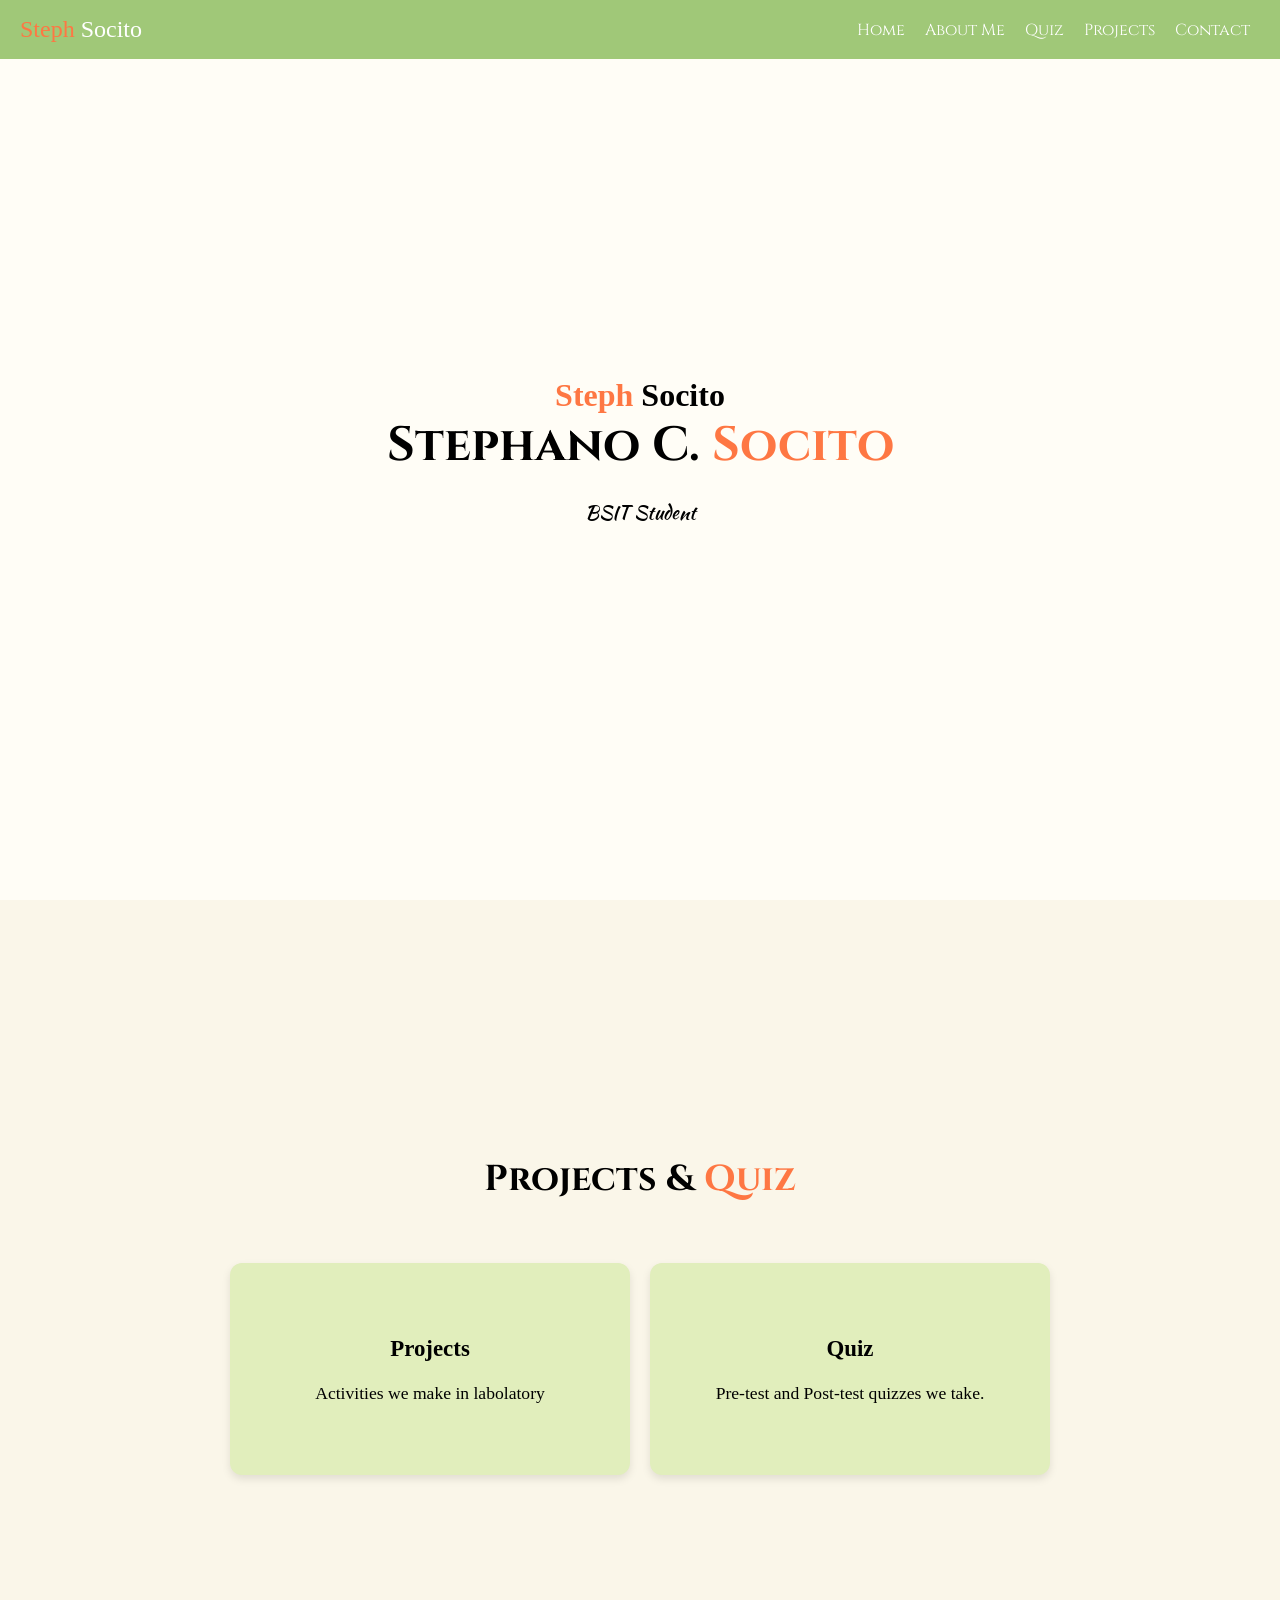
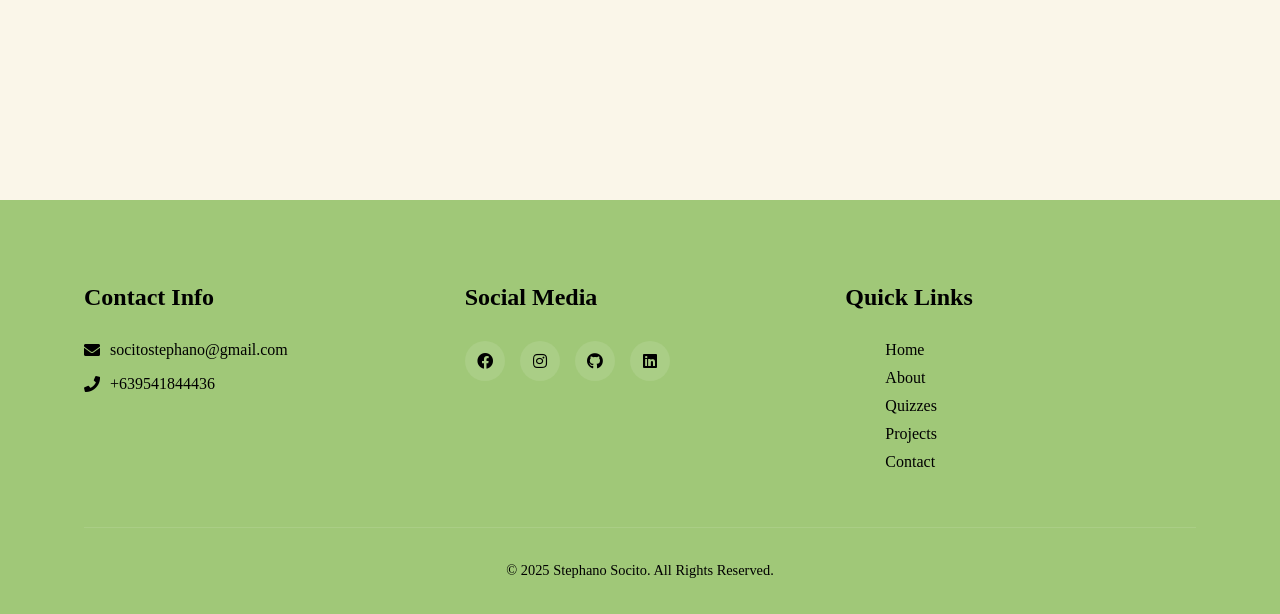
<file: index.html>
<!DOCTYPE html>
<html lang="en">
<head>
    <meta charset="UTF-8">
    <meta name="viewport" content="width=device-width, initial-scale=1.0">
    <title>Portfolio</title>
    <link rel="stylesheet" href="https://cdnjs.cloudflare.com/ajax/libs/font-awesome/5.15.4/css/all.min.css">
    <link rel="stylesheet" href="style.css">
    <link rel="preconnect" href="https://fonts.googleapis.com">
    <link rel="preconnect" href="https://fonts.gstatic.com" crossorigin>
    <link href="https://fonts.googleapis.com/css2?family=Caveat:wght@400..700&family=Cinzel:wght@400..900&family=Kaushan+Script&family=Pacifico&family=Style+Script&family=Yellowtail&display=swap" rel="stylesheet">

</head>
<body>
<!-- navbar-->
    <div class="navbar">
        <div class="logo"><span class="name-color"> Steph</span> Socito</div>
        <nav>
            <a href="#home">Home</a>
            <a href="about.html">About Me</a> 
            <a href="#act-quiz">Quiz</a>
            <a href="#act-quiz">Projects</a>
            <a href="contact.html">Contact</a>
        </nav>
        <div class="hamburger" onclick="toggleNav()">
            <div class="line"></div>
            <div class="line"></div>
            <div class="line"></div>
        </div>
    </div>

<!-- Main -->
 <div class="container" id="home">
        <div class="hero">
            <div class="hero-content">
                <h1 class="signature"><span class="name-color"> Steph</span> Socito</h1>
                <h2 class="name">Stephano C. <span class="name-color">Socito</span></h2>
                <p class="title">BSIT Student</p>
            </div>
        </div>
    </div> 

        <!-- quiz page-->
        <div class="act-quiz-container" id="act-quiz">
            <div class="act-quiz-title">
                <h2>Projects & <span class="name-color"> Quiz </span></h2>
            </div>
            <div class="act-quiz-boxes">
                <a href="project.html" class="act-box">
                    <h3>Projects</h3>
                    <p>Activities we make in labolatory</p>
                </a>
                <a href="quiz.html" class="quiz-box">
                    <h3>Quiz</h3>
                    <p>Pre-test and Post-test quizzes we take.</p>
                </a>
            </div>
        </div>

    <!-- Footer -->
    <footer class="footer">
        <div class="footer-container">
            <div class="footer-content">
                <div class="footer-section">
                    <h3>Contact Info</h3>
                    <p><i class="fas fa-envelope"></i> socitostephano@gmail.com</p>
                    <p><i class="fas fa-phone"></i> +639541844436</p>
                </div>
                <div class="footer-section">
                    <h3>Social Media</h3>
                    <div class="social-links">
                        <a href="https://www.facebook.com/teptep.socito"><i class="fab fa-facebook"></i></a>
                        <a href="https://www.instagram.com/tsubukiii/"><i class="fab fa-instagram"></i></a>
                        <a href="https://github.com/Steph1616"><i class="fab fa-github"></i></a>
                        <a href="https://www.linkedin.com/in/stephano-socito-a0b104363/"> <i class="fab fa-linkedin"> </i></a>   
                    </div>
                </div>
                <div class="footer-section">
                    <h3>Quick Links</h3>
                    <ul>
                        <li><a href="#home">Home</a></li>
                        <li><a href="about.html">About</a></li>
                        <li><a href="#act-quiz">Quizzes</a></li>
                        <li><a href="#act-quiz">Projects</a></li>
                        <li><a href="contact.html">Contact</a></li>
                    </ul>
                </div>
            </div>
            <div class="footer-bottom">
                <p>&copy; 2025 Stephano Socito. All Rights Reserved.</p>
            </div>
        </div>
    </footer>

    
    <script>
        function toggleNav() {
            const nav = document.querySelector('.navbar nav');
            nav.classList.toggle('show');
        }

        window.addEventListener('scroll', function() {

            const actQuizSection = document.getElementById('act-quiz');
            const screenPosition = window.innerHeight / 1.3;


            if (actQuizSection.getBoundingClientRect().top < screenPosition) {
                actQuizSection.classList.add('show');
            }
            
        });
    </script>

</body>
</html>
</file>
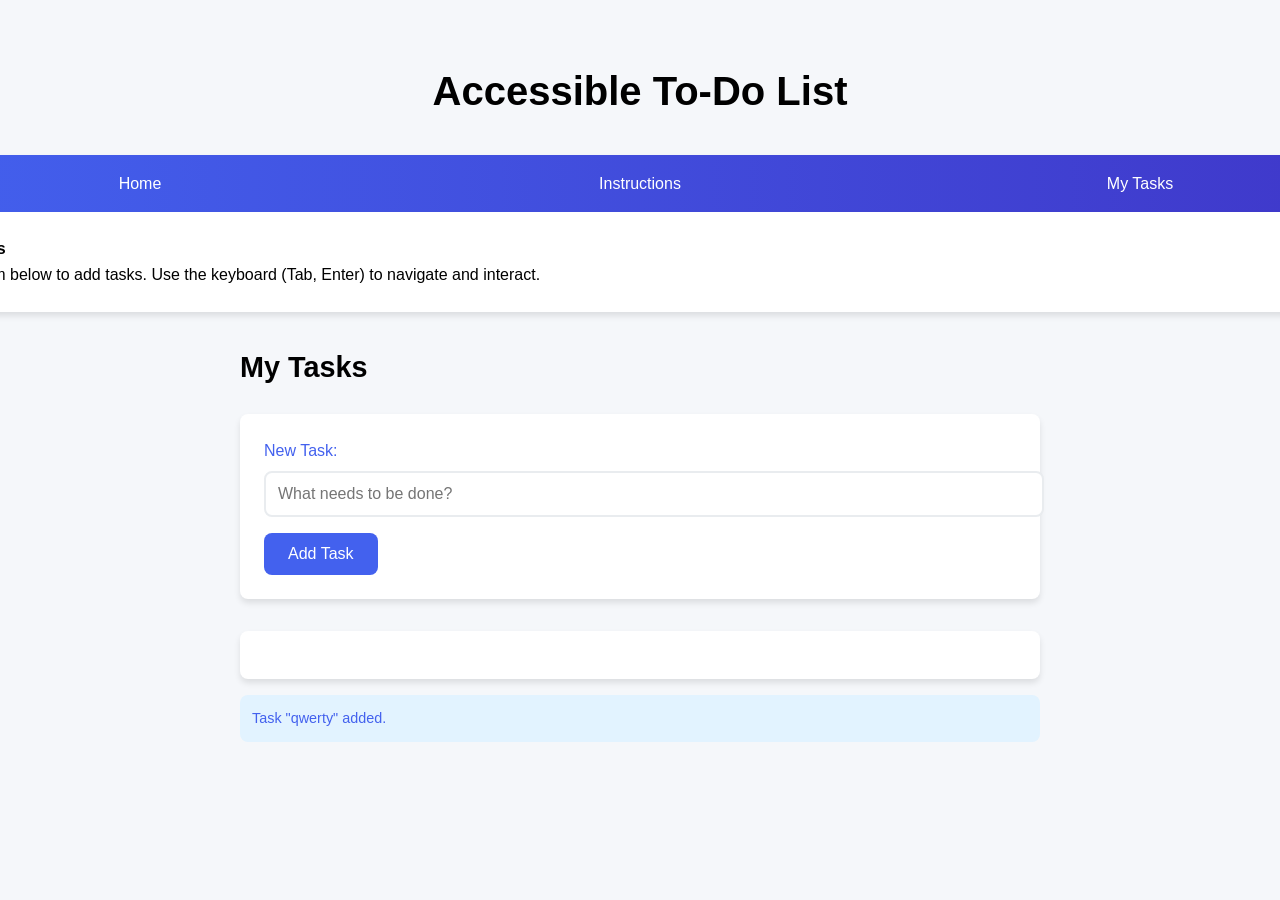
<file: project/to do list/index.html>
<!DOCTYPE html>
<html lang="en">
<head>
    <meta charset="UTF-8">
    <meta name="viewport" content="width=device-width, initial-scale=1.0">
    <title>To-Do List</title>
    <style>
        *{
            scroll-behavior: smooth;
        }
        html{
            scroll-behavior: smooth;
        }
        body {
            font-family: 'Segoe UI', Tahoma, Geneva, Verdana, sans-serif;
            max-width: 800px;
            margin: 0 auto;
            padding: 2rem;
            background-color: #f5f7fa;
            color:black;
            line-height: 1.6;
        }
        
        h1 {
            color:black;
            text-align: center;
            margin-bottom: 2rem;
            font-size: 2.5rem;
            font-weight: 700;
        }
        
        h2 {
            color: black;
            margin-top: 1.5rem;
            font-size: 1.8rem;
        }
        
        .nav-container {
            width: 1500px;
            background: white;
            border-radius: 8px;
            box-shadow: 0 4px 6px rgba(0, 0, 0, 0.1);
            overflow: hidden;
            margin-left: -350px;
            margin-bottom: 2rem;
           
        }
        
        .nav-tabs {
            display: flex;
            list-style: none;
            padding: 0;
            margin: 0;
            background: linear-gradient(to right, #4361ee, #3f37c9);
        }
        
        .nav-tabs li {
            flex: 1;
            text-align: center;
        }
        
        .nav-tabs a {
            display: block;
            padding: 1rem;
            color: white;
            text-decoration: none;
            font-weight: 500;
            transition: all 0.3s ease;
        }
        
        .nav-tabs a:hover {
            background-color: rgba(255, 255, 255, 0.1);
        }
        
        .instructions {
            background: white;
            padding: 1.5rem;
            border-radius: 0 0 8px 8px;
            box-shadow: 0 4px 6px rgba(0, 0, 0, 0.1);
        }
        
        .task-input {
            background: white;
            padding: 1.5rem;
            border-radius: 8px;
            box-shadow: 0 4px 6px rgba(0, 0, 0, 0.1);
            margin-bottom: 2rem;
        }
        
        .task-input label {
            display: block;
            margin-bottom: 0.5rem;
            font-weight: 500;
            color: #4361ee;
        }
        
        .task-input input {
            width: 100%;
            padding: 0.75rem;
            border: 2px solid #e9ecef;
            border-radius: 8px;
            font-size: 1rem;
            transition: all 0.3s ease;
        }
        
        .task-input input:focus {
            outline: none;
            border-color: #4361ee;
            box-shadow: 0 0 0 3px rgba(67, 97, 238, 0.2);
        }
        
        .add-btn {
            display: inline-block;
            margin-top: 1rem;
            padding: 0.75rem 1.5rem;
            background-color: #4361ee;
            color: white;
            border: none;
            border-radius: 8px;
            font-size: 1rem;
            font-weight: 500;
            cursor: pointer;
            transition:all 0.3s ease;
        }
        
        .add-btn:hover {
            background-color: #3f37c9;
            transform: translateY(-2px);
        }
        
        .task-list-container {
            background: white;
            padding: 1.5rem;
            border-radius: 8px;
            box-shadow: 0 4px 6px rgba(0, 0, 0, 0.1);
        }
        
        .task-list {
            list-style: none;
            padding: 0;
            margin: 0;
        }
        
        .task-list li {
            display: flex;
            align-items: center;
            padding: 1rem;
            border-bottom: 1px solid #e9ecef;
            transition: all 0.3s ease;
        }
        
        .task-list li:last-child {
            border-bottom: none;
        }
        
        .task-list li:hover {
            background-color: #f8f9fa;
        }
        
        .task-list li input[type="checkbox"] {
            appearance: none;
            width: 1.25rem;
            height: 1.25rem;
            border: 2px solid #6c757d;
            border-radius: 4px;
            margin-right: 1rem;
            cursor: pointer;
            transition: all 0.3s ease;
            position: relative;
        }
        
        .task-list li input[type="checkbox"]:checked {
            background-color: #4cc9f0;
            border-color: #4cc9f0;
        }
        
        .task-list li input[type="checkbox"]:checked::after {
            content: "✓";
            position: absolute;
            color: white;
            font-size: 0.9rem;
            top: 50%;
            left: 50%;
            transform: translate(-50%, -50%);
        }
        
        .task-list li .task-text {
            flex-grow: 1;
            font-size: 1.1rem;
        }
        
        .task-list li.completed .task-text {
            text-decoration: line-through;
            color: var(--gray);
        }
        
        .delete-btn {
            background-color: transparent;
            color: #f72585;
            border: none;
            font-size: 1.25rem;
            cursor: pointer;
            padding: 0.5rem;
            border-radius: 50%;
            width: 2rem;
            height: 2rem;
            display: flex;
            align-items: center;
            justify-content: center;
            transition:all 0.3s ease;
        }
        
        .delete-btn:hover {
            background-color: rgba(247, 37, 133, 0.1);
        }
        
        #status-message {
            margin-top: 1rem;
            padding: 0.75rem;
            border-radius: 8px;
            background-color: #e2f3ff;
            color: #4361ee;
            font-size: 0.9rem;
        }
        

    </style>
</head>
<body>
    <div id="Home"> 
        <h1>Accessible To-Do List</h1>
    </div>


    <div class="nav-container">
        <ul class="nav-tabs">
            <li><a href="#Home">Home</a></li>
            <li><a href="#instructions">Instructions</a></li>
            <li><a href="#my_task">My Tasks</a></li>
        </ul>

        <div class="instructions" id="instructions">
            <strong>Instructions</strong><br>
            Use the form below to add tasks. Use the keyboard (Tab, Enter) to navigate and interact.
        </div>
    </div>

    <h2>My Tasks</h2>
    
    <div class="task-input">
        <label for="new-task">New Task:</label>
        <input type="text" id="new-task" name="new-task" aria-label="Enter new task" placeholder="What needs to be done?">
        <button class="add-btn" id="add-task">Add Task</button>
    </div>

    <div class="task-list-container"  id="my_task">
        <ul class="task-list" id="task-list">
        
        </ul>
    </div>

    <div id="status-message" aria-live="polite" role="status">Task "qwerty" added.</div>

    <script>
        document.addEventListener('DOMContentLoaded', function() {
            const taskInput = document.getElementById('new-task');
            const addButton = document.getElementById('add-task');
            const taskList = document.getElementById('task-list');
            const statusMessage = document.getElementById('status-message');

            // Function to add a new task
            function addTask() {
                const taskText = taskInput.value.trim();
                
                if (taskText) {
                    const newItem = document.createElement('li');
                    newItem.innerHTML = `
                        <input type="checkbox" aria-label="Mark task as completed">
                        <span class="task-text">${taskText}</span>
                    `;
                    
            
                    const checkbox = newItem.querySelector('input[type="checkbox"]');
                   
                    
                    checkbox.addEventListener('change', function() {
                        if (this.checked) {
                            newItem.classList.add('completed');
                            statusMessage.textContent = `Task "${taskText}" marked as completed.`;
                        } else {
                            newItem.classList.remove('completed');
                            statusMessage.textContent = `Task "${taskText}" marked as not completed.`;
                        }
                    });
                    
               
                    taskList.appendChild(newItem);
                    statusMessage.textContent = `Task "${taskText}" added.`;
                    taskInput.value = '';
                    taskInput.focus();
                }
            }

            // Add task when button is clicked
            addButton.addEventListener('click', addTask);

            // Add task when Enter key is pressed
            taskInput.addEventListener('keypress', function(e) {
                if (e.key === 'Enter') {
                    addTask();
                }
            });

    
            document.querySelectorAll('#task-list li').forEach(item => {
                const checkbox = item.querySelector('input[type="checkbox"]');
                const deleteBtn = item.querySelector('.delete-btn');
                const taskText = item.querySelector('.task-text').textContent;

                checkbox.addEventListener('change', function() {
                    if (this.checked) {
                        item.classList.add('completed');
                        statusMessage.textContent = `Task "${taskText}" marked as completed.`;
                    } else {
                        item.classList.remove('completed');
                        statusMessage.textContent = `Task "${taskText}" marked as not completed.`;
                    }
                });
                
                deleteBtn.addEventListener('click', function() {
                    statusMessage.textContent = `Task "${taskText}" deleted.`;
                    item.remove();
                });
            });
        });
    </script>
</body>
</html>
</file>
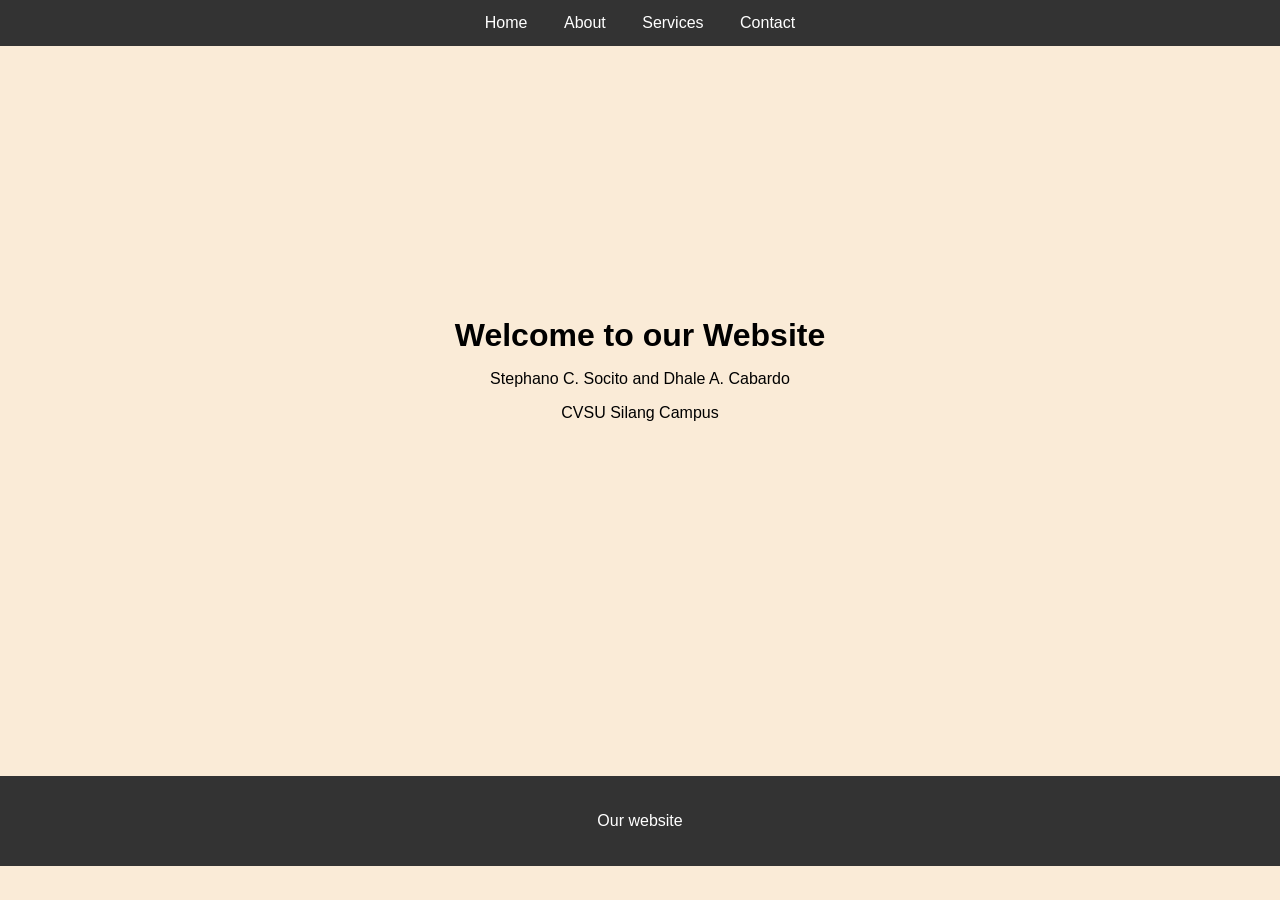
<file: project/website-login-register/index.html>
<!DOCTYPE html>
<html lang="en">
<head>
    <meta charset="UTF-8">
    <meta name="viewport" content="width=device-width, initial-scale=1.0">
    <title>Activity </title>
    <link rel="stylesheet" href="style.css">
</head>
<body>
    <nav>
        <ul>
            <li> <a href="index.html"> Home </a></li>
            <li> <a href="about.html"> About </a></li>
            <li> <a href="services.html"> Services </a></li>
            <li> <a href="contact.html"> Contact </a></li>
        </ul>
    </nav>
    <header>
        <h1> Welcome to our Website </h1>
        <p> Stephano C. Socito and Dhale A. Cabardo </p>
        <p> CVSU Silang Campus </p>
    </header>

    <footer>
        <p> Our website </p>
    </footer>
</body>
</html>
</file>
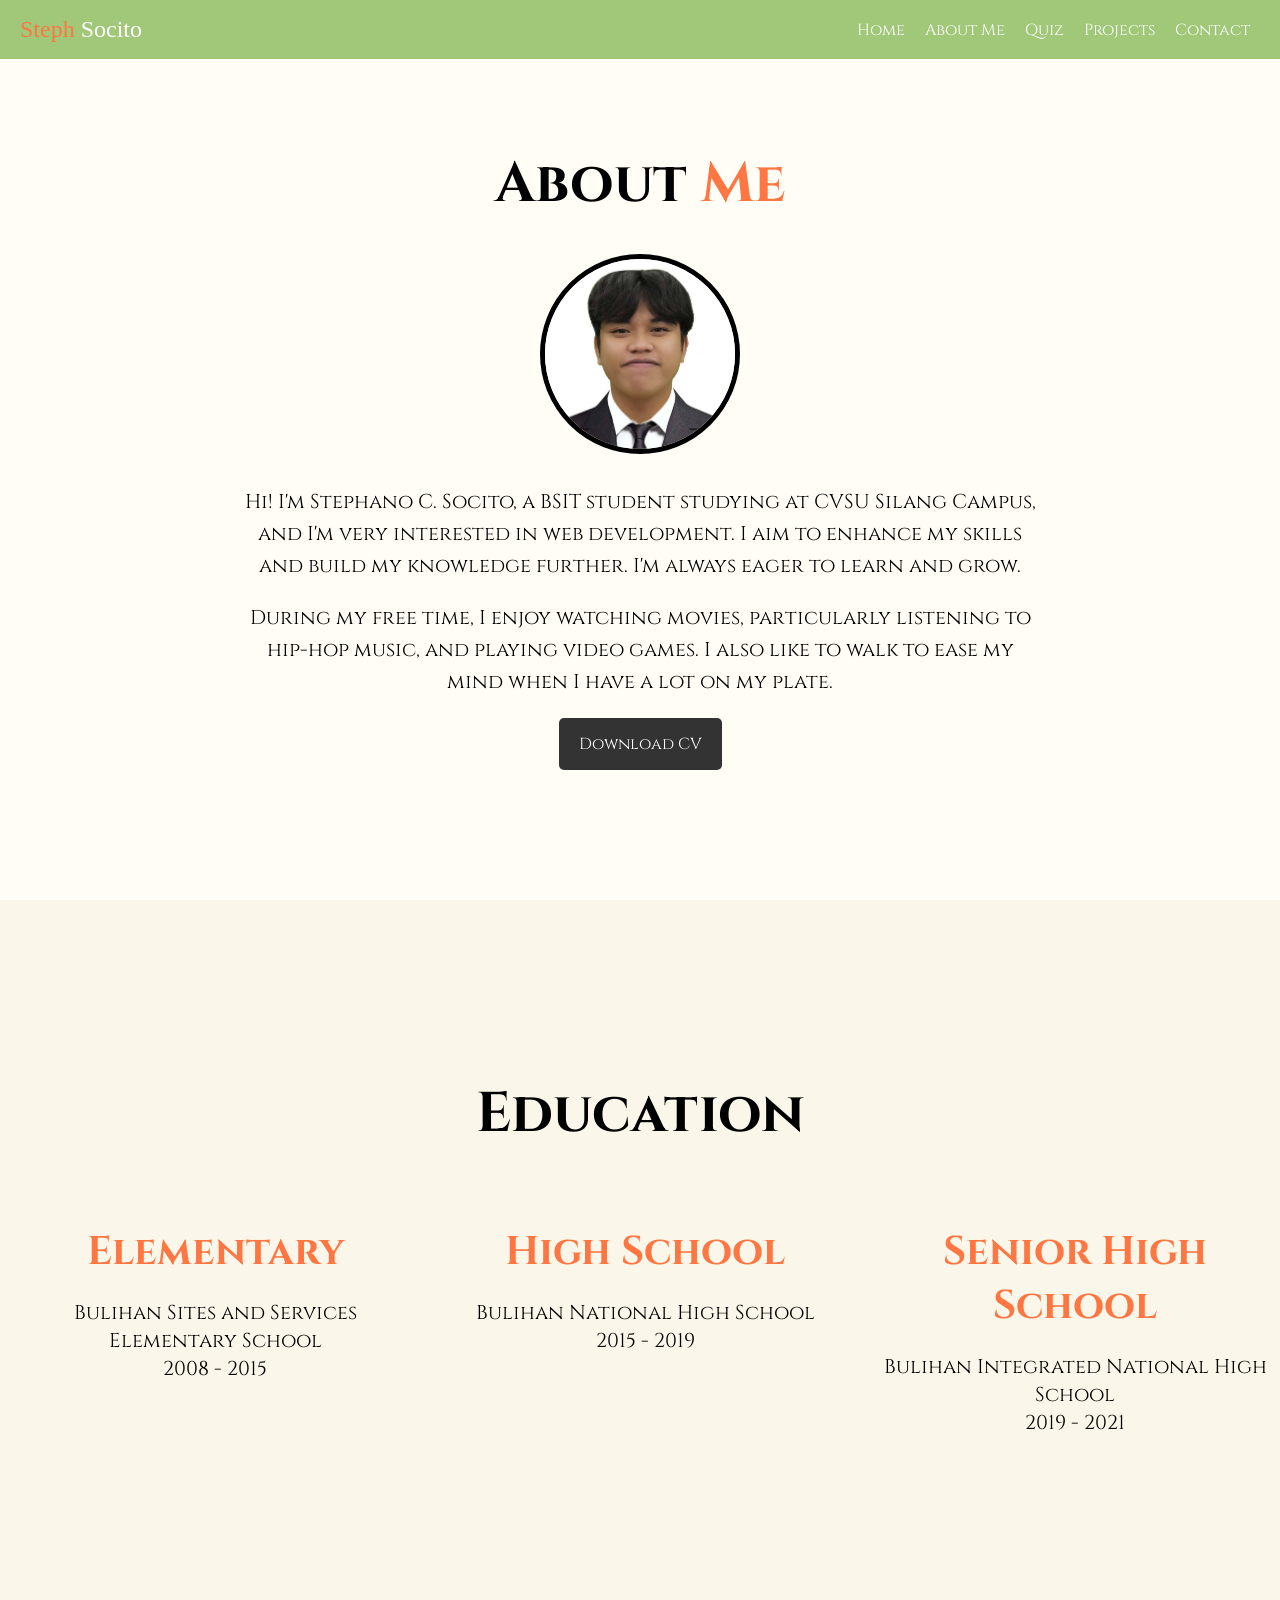
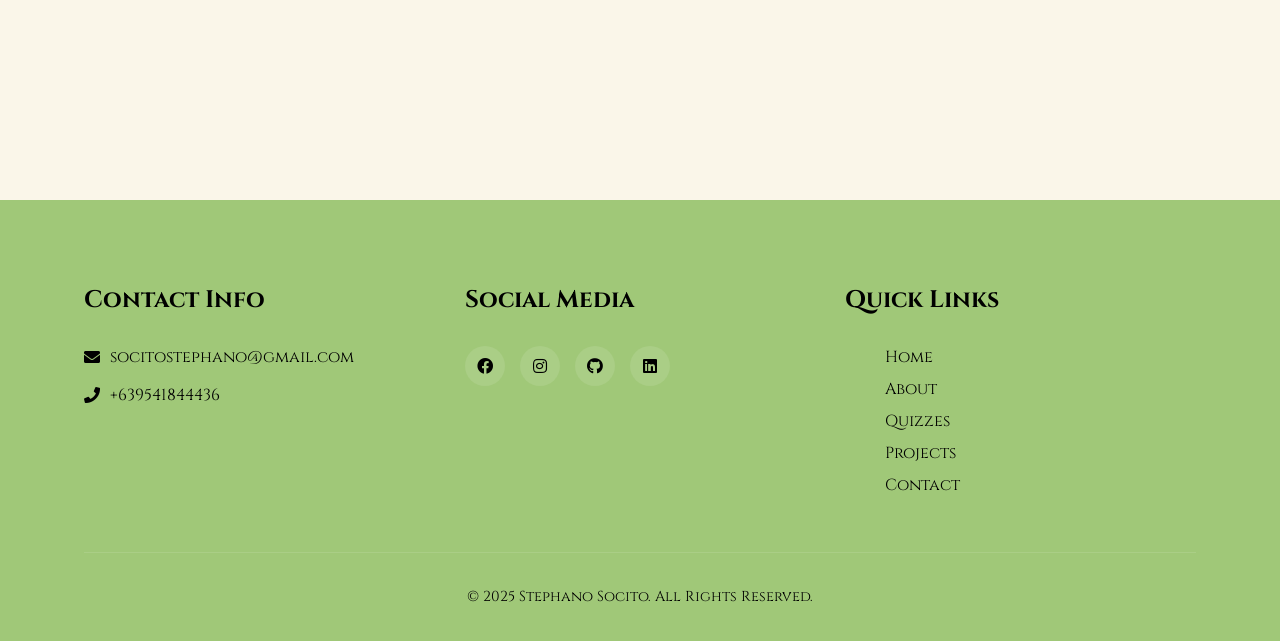
<file: about.html>
<!DOCTYPE html>
<html lang="en">
<head>
    <meta charset="UTF-8">
    <meta name="viewport" content="width=device-width, initial-scale=1.0">
    <title>About Me</title>
    <link rel="stylesheet" href="about.css">
    <link rel="stylesheet" href="https://cdnjs.cloudflare.com/ajax/libs/font-awesome/5.15.4/css/all.min.css">
    <link href="https://fonts.googleapis.com/css2?family=Cinzel:wght@400..900&family=Kaushan+Script&display=swap" rel="stylesheet">
</head>
<body>

    <div class="navbar">
        <div class="logo"><span class="name-color"> Steph</span> Socito</div>
        <nav>
            <a href="index.html#home">Home</a>
            <a href="about.html">About Me</a> 
            <a href="quiz.html">Quiz</a>
            <a href="project.html">Projects</a>
            <a href="contact.html">Contact</a>
        </nav>
        <div class="hamburger" onclick="toggleNav()">
            <div class="line"></div>
            <div class="line"></div>
            <div class="line"></div>
        </div>
    </div>

    <div class="about-me">
        <div class="about-content">
            <h2>About <span class="name-color"> Me</span></h2>
            <div class="profile-picture">
                <img src="images/steph.jpg" alt="Profile Picture">
            </div>
            <p>
                Hi! I'm Stephano C. Socito, a BSIT student studying at CVSU Silang Campus, and I'm very interested in web development. I aim to enhance my skills and build my knowledge further. I'm always eager to learn and grow.
            </p>
            <p>
                During my free time, I enjoy watching movies, particularly listening to hip-hop music, and playing video games. I also like to walk to ease my mind when I have a lot on my plate.
            </p>
        </div>
        <div class="resume-link">
            <a href="about/Résumé.pdf" download="Stephano_Socito_CV">Download CV</a>
        </div>
    </div>
    <div class="education-section">
        <h3>Education</h3>
        <div class="education-info">
            <div class="education-item">
                <h4 class="name-color">Elementary</h4>
                <p>Bulihan Sites and Services Elementary School<br> 2008 - 2015</p>
            </div>
            <div class="education-item">
                <h4 class="name-color">High School</h4>
                <p>Bulihan National High School<br>2015 - 2019</p>
            </div>
            <div class="education-item">
                <h4 class="name-color">Senior High School</h4>
                <p>Bulihan Integrated National High School<br>2019 - 2021</p>
            </div>
        </div>
    </div>


    <!-- Footer -->
    <footer class="footer">
        <div class="footer-container">
            <div class="footer-content">
                <div class="footer-section">
                    <h3>Contact Info</h3>
                    <p><i class="fas fa-envelope"></i> socitostephano@gmail.com</p>
                    <p><i class="fas fa-phone"></i> +639541844436</p>
                </div>
                <div class="footer-section">
                    <h3>Social Media</h3>
                    <div class="social-links">
                        <a href="https://www.facebook.com/teptep.socito"><i class="fab fa-facebook"></i></a>
                        <a href="https://www.instagram.com/tsubukiii/"><i class="fab fa-instagram"></i></a>
                        <a href="https://github.com/Steph1616"><i class="fab fa-github"></i></a>
                        <a href="https://www.linkedin.com/in/stephano-socito-a0b104363/"> <i class="fab fa-linkedin"> </i></a>     
                    </div>
                </div>
                <div class="footer-section">
                    <h3>Quick Links</h3>
                    <ul>
                        <li><a href="index.html">Home</a></li>
                        <li><a href="about.html">About</a></li>
                        <li><a href="quiz.html">Quizzes</a></li>
                        <li><a href="project.html">Projects</a></li>
                        <li><a href="contact.html">Contact</a></li>
                    </ul>
                </div>
            </div>
            <div class="footer-bottom">
                <p>&copy; 2025 Stephano Socito. All Rights Reserved.</p>
            </div>
        </div>
    </footer>


    <script>
        function toggleNav() {
            const nav = document.querySelector('.navbar nav');
            nav.classList.toggle('show');
        }
    </script>
</body>
</html>
</file>
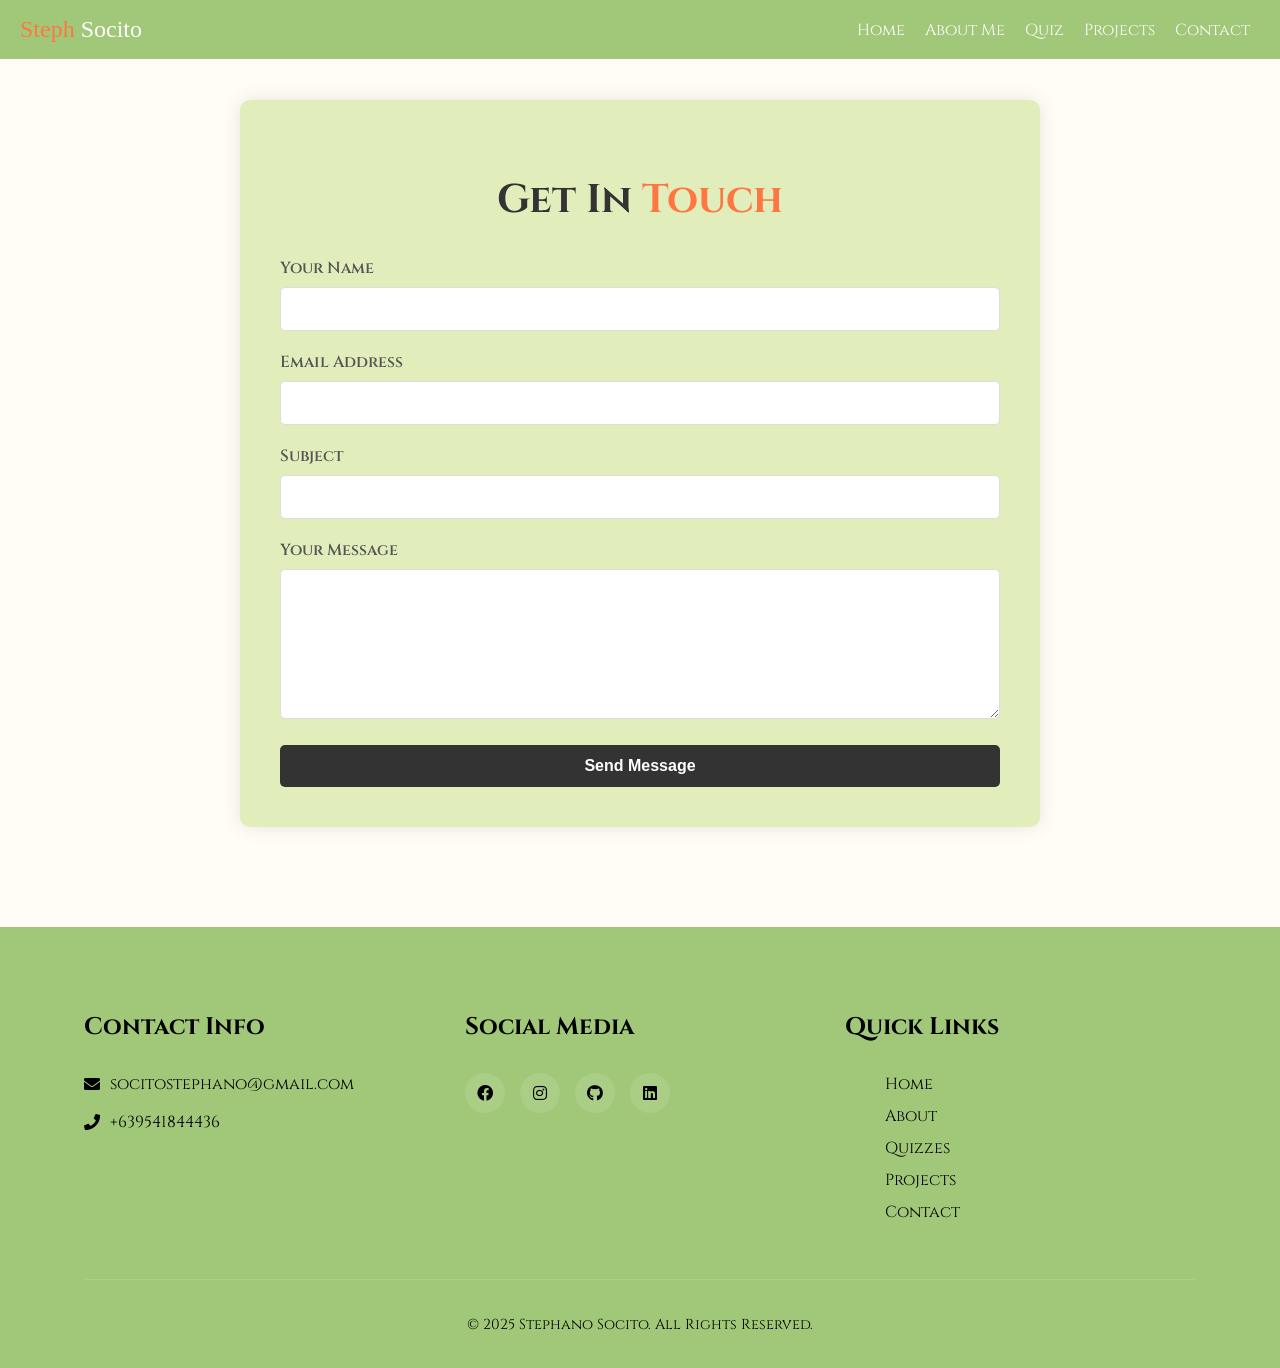
<file: contact.html>
<!DOCTYPE html>
<html lang="en">
<head>
    <meta charset="UTF-8">
    <meta name="viewport" content="width=device-width, initial-scale=1.0">
    <title>Contact</title>
    <link rel="stylesheet" href="contact.css">
    <link rel="stylesheet" href="https://cdnjs.cloudflare.com/ajax/libs/font-awesome/5.15.4/css/all.min.css">
    <link rel="preconnect" href="https://fonts.googleapis.com">
    <link rel="preconnect" href="https://fonts.gstatic.com" crossorigin>
    <link href="https://fonts.googleapis.com/css2?family=Caveat:wght@400..700&family=Cinzel:wght@400..900&family=Kaushan+Script&family=Pacifico&family=Style+Script&family=Yellowtail&display=swap" rel="stylesheet">
</head>
<body>
    <!-- navbar-->
    <div class="navbar">
        <div class="logo"><span class="name-color">Steph</span> Socito</div>
        <nav>
            <a href="index.html#home">Home</a>
            <a href="about.html">About Me</a> 
            <a href="quiz.html">Quiz</a>
            <a href="project.html">Projects</a>
            <a href="contact.html">Contact</a>
        </nav>
        <div class="hamburger" onclick="toggleNav()">
            <div class="line"></div>
            <div class="line"></div>
            <div class="line"></div>
        </div>
    </div>

    <!-- contact section -->
    <section class="contact-section">
        <div class="contact-container">
            <h2>Get In <span class="name-color">Touch</span></h2>
            <form class="contact-form" action="https://api.web3forms.com/submit" method="POST">
                <input type="hidden" name="access_key" value="97323db6-3ba1-4996-ad2d-94b707a49e7a">
                <div class="form-group">
                    <label for="name">Your Name</label>
                    <input type="text" id="name" name="name" required>
                </div>
                <div class="form-group">
                    <label for="email">Email Address</label>
                    <input type="email" id="email" name="email" required>
                </div>
                <div class="form-group">
                    <label for="subject">Subject</label>
                    <input type="text" id="subject" name="subject" required>
                </div>
                <div class="form-group">
                    <label for="message">Your Message</label>
                    <textarea id="message" name="message" required></textarea>
                </div>
                <button type="submit" class="submit-btn">Send Message</button>
            </form>
            
        </div>
    </section>

            
     <!-- Footer -->
    <footer class="footer">
        <div class="footer-container">
            <div class="footer-content">
                <div class="footer-section">
                    <h3>Contact Info</h3>
                    <p><i class="fas fa-envelope"></i> socitostephano@gmail.com</p>
                    <p><i class="fas fa-phone"></i> +639541844436</p>
                </div>
                <div class="footer-section">
                    <h3>Social Media</h3>
                    <div class="social-links">
                        <a href="https://www.facebook.com/teptep.socito"><i class="fab fa-facebook"></i></a>
                        <a href="https://www.instagram.com/tsubukiii/"><i class="fab fa-instagram"></i></a>
                        <a href="https://github.com/Steph1616"><i class="fab fa-github"></i></a>
                        <a href="https://www.linkedin.com/in/stephano-socito-a0b104363/"> <i class="fab fa-linkedin"> </i></a>      
                    </div>
                </div>
                <div class="footer-section">
                    <h3>Quick Links</h3>
                    <ul>
                        <li><a href="index.html">Home</a></li>
                        <li><a href="about.html">About</a></li>
                        <li><a href="quiz.html">Quizzes</a></li>
                        <li><a href="project.html">Projects</a></li>
                        <li><a href="contact.html">Contact</a></li>
                    </ul>
                </div>
            </div>
            <div class="footer-bottom">
                <p>&copy; 2025 Stephano Socito. All Rights Reserved.</p>
            </div>
        </div>
    </footer>

    <script>
        function toggleNav() {
            const nav = document.querySelector('.navbar nav');
            nav.classList.toggle('show');
        }
    </script>
</body>
</html>
</file>
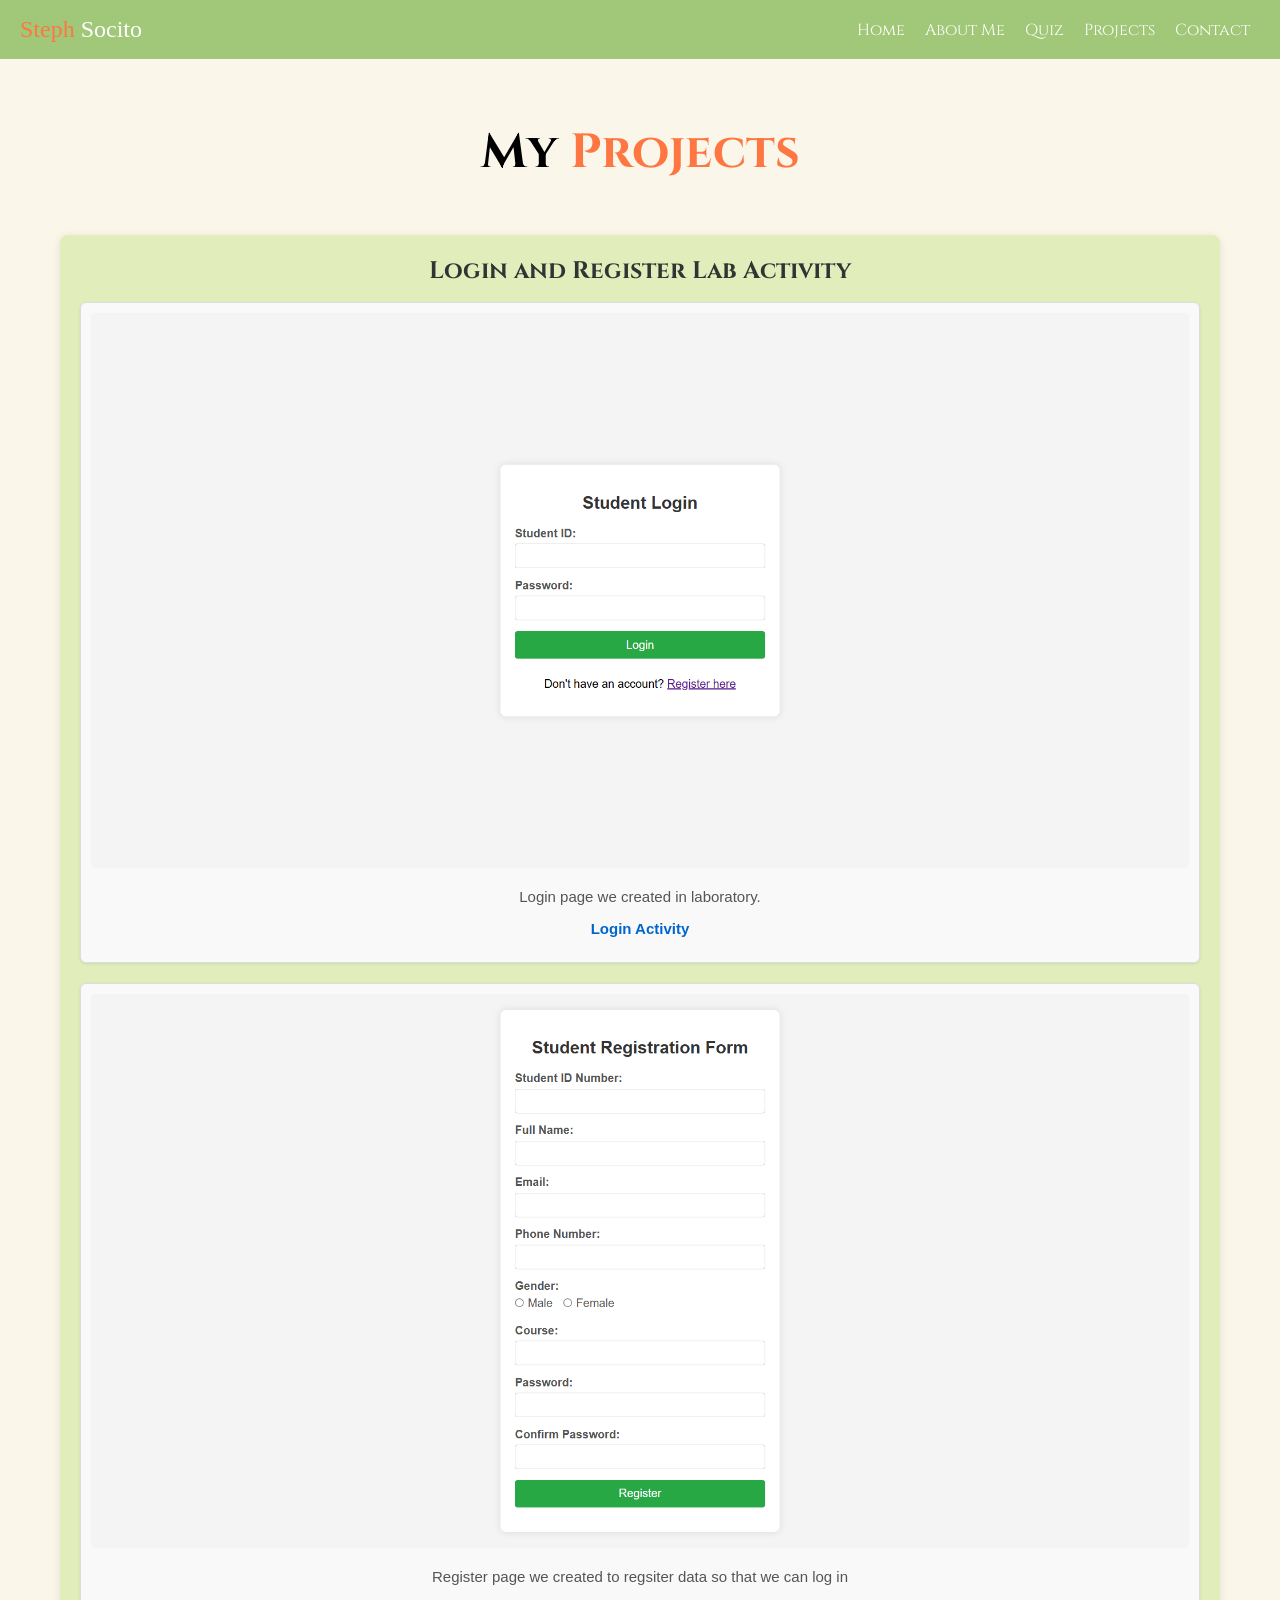
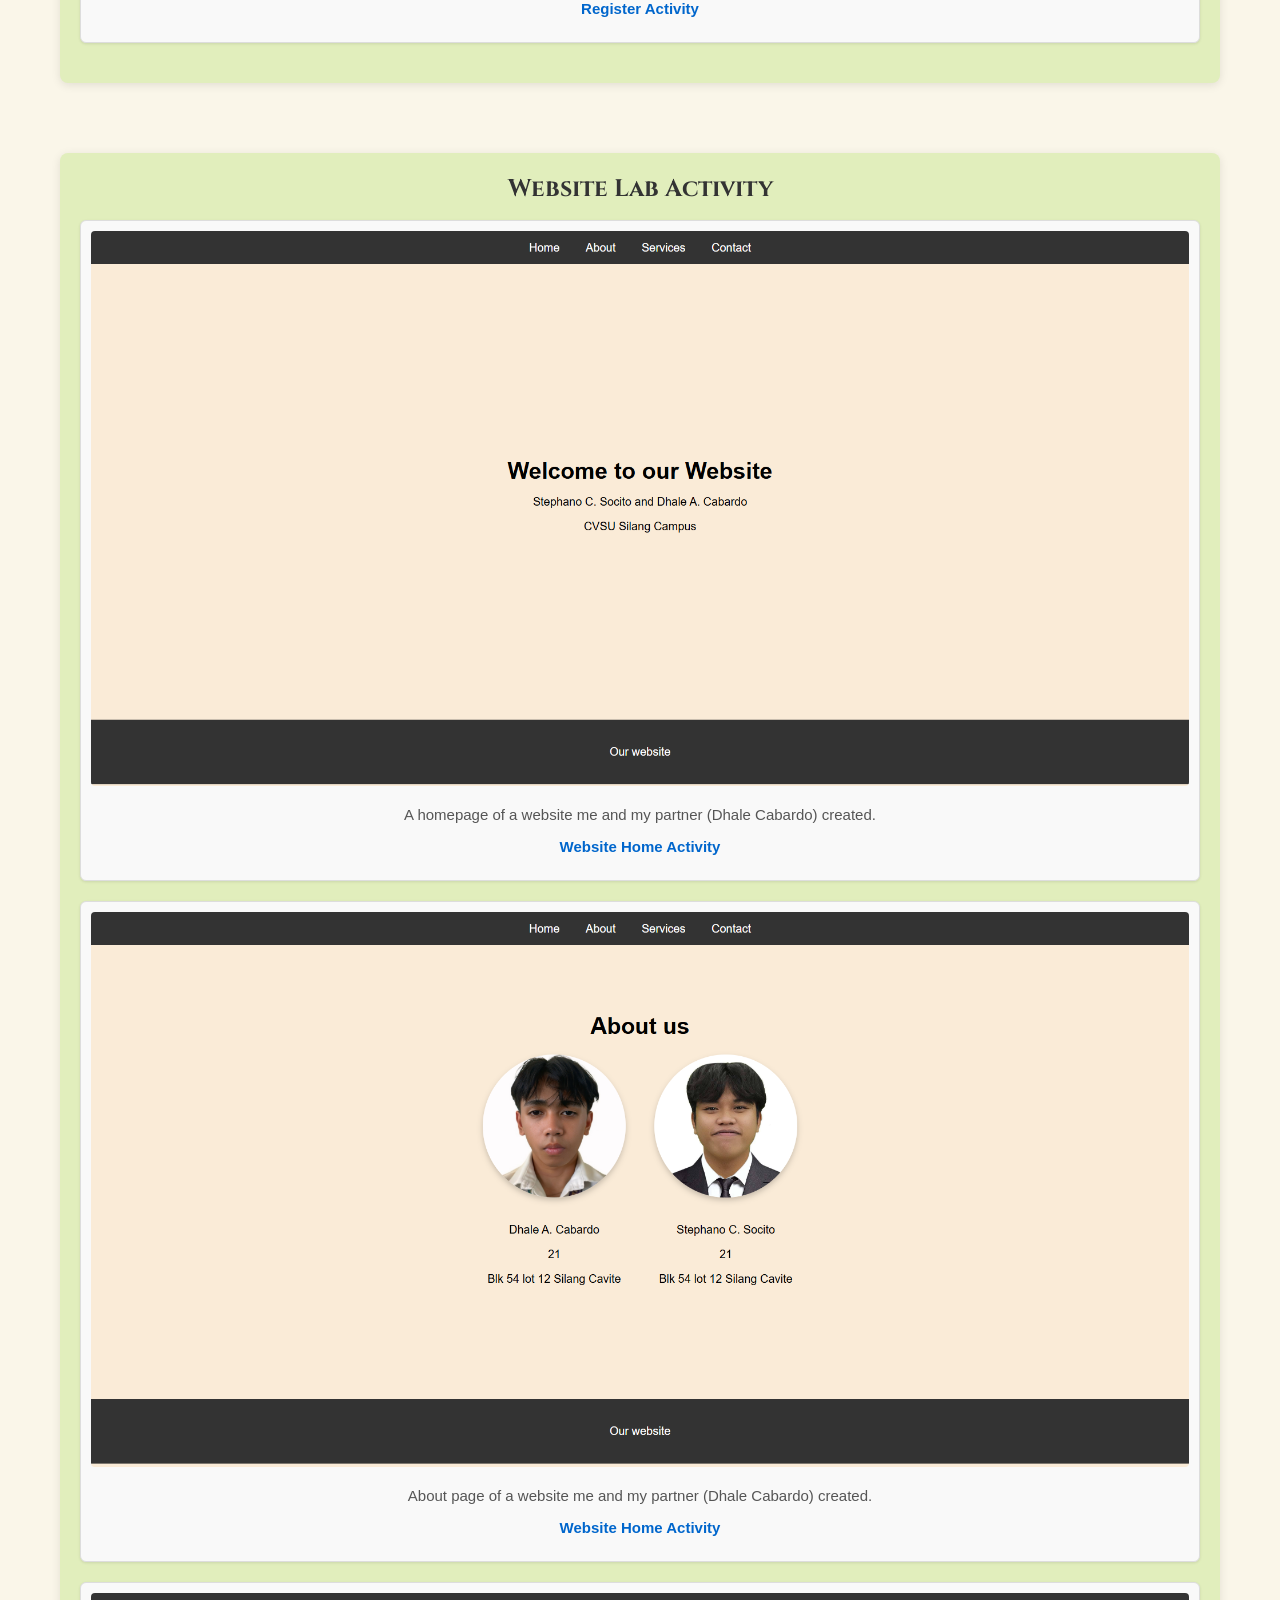
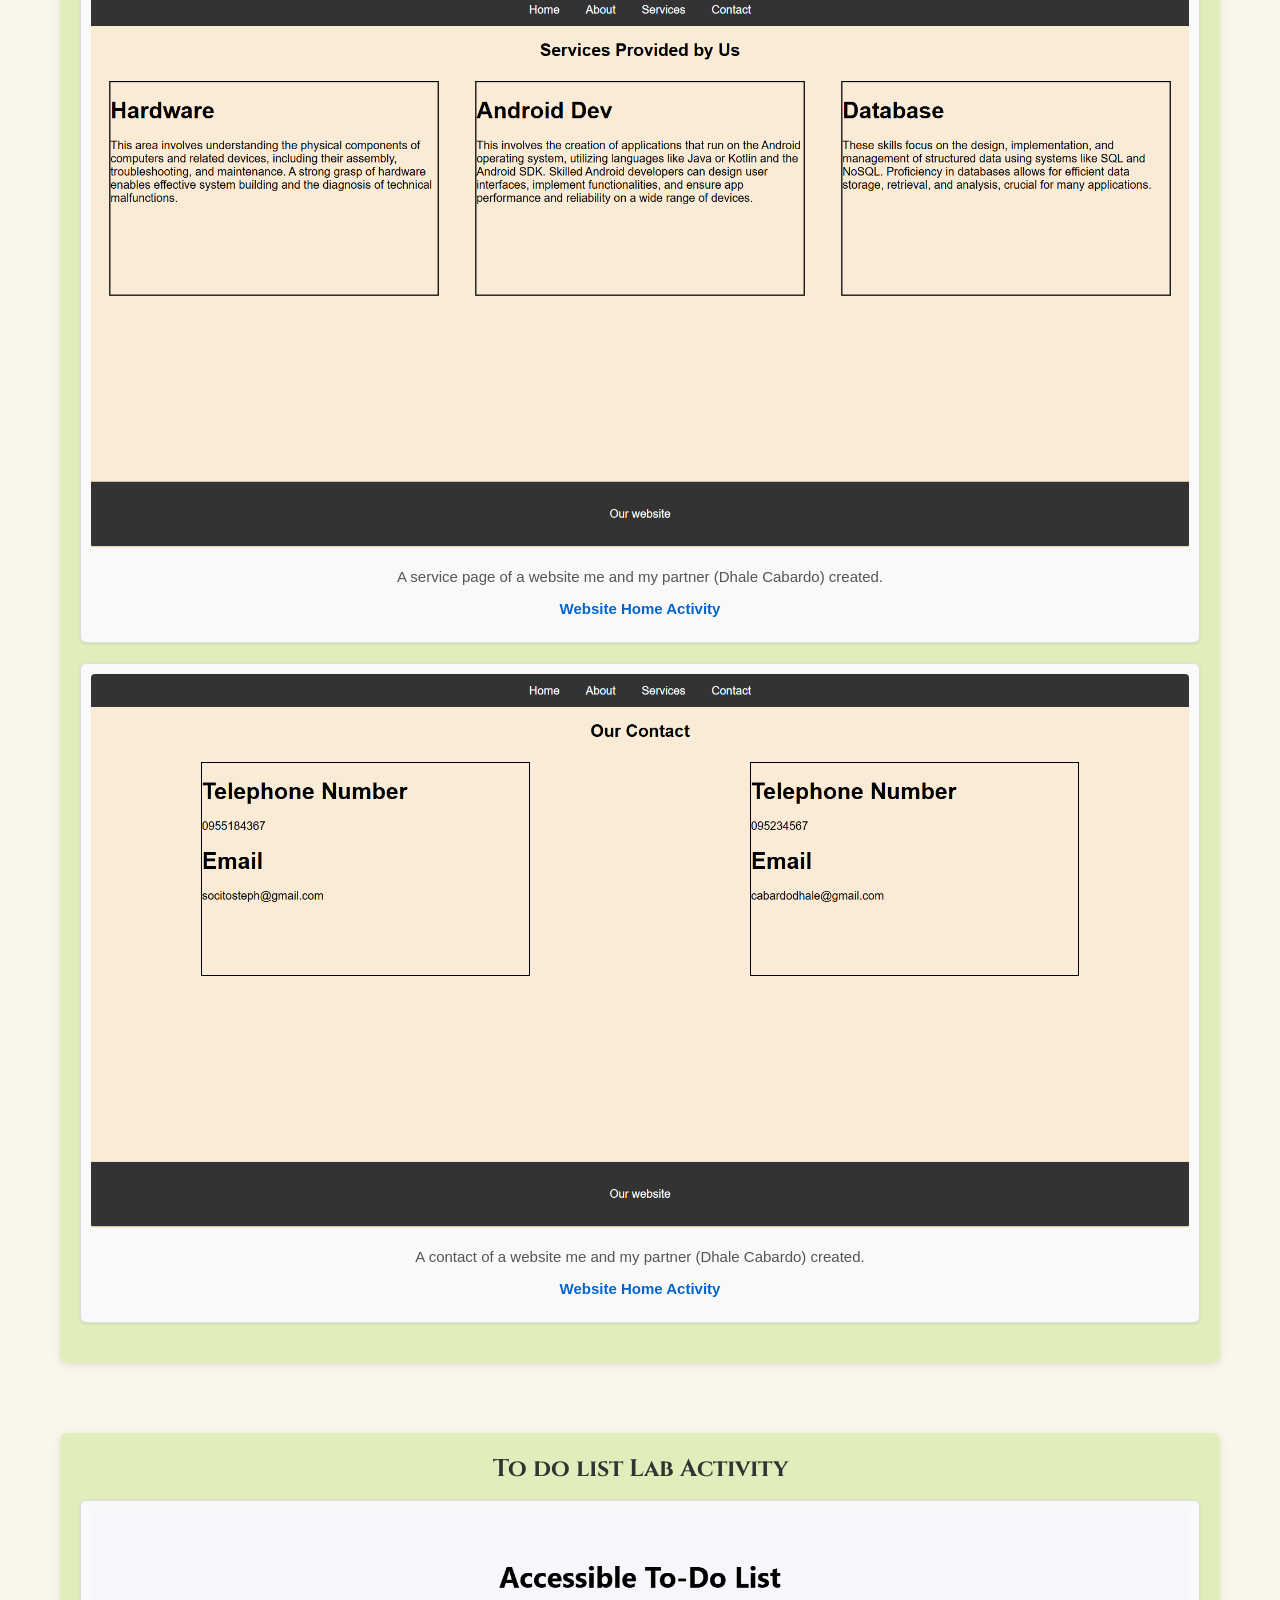
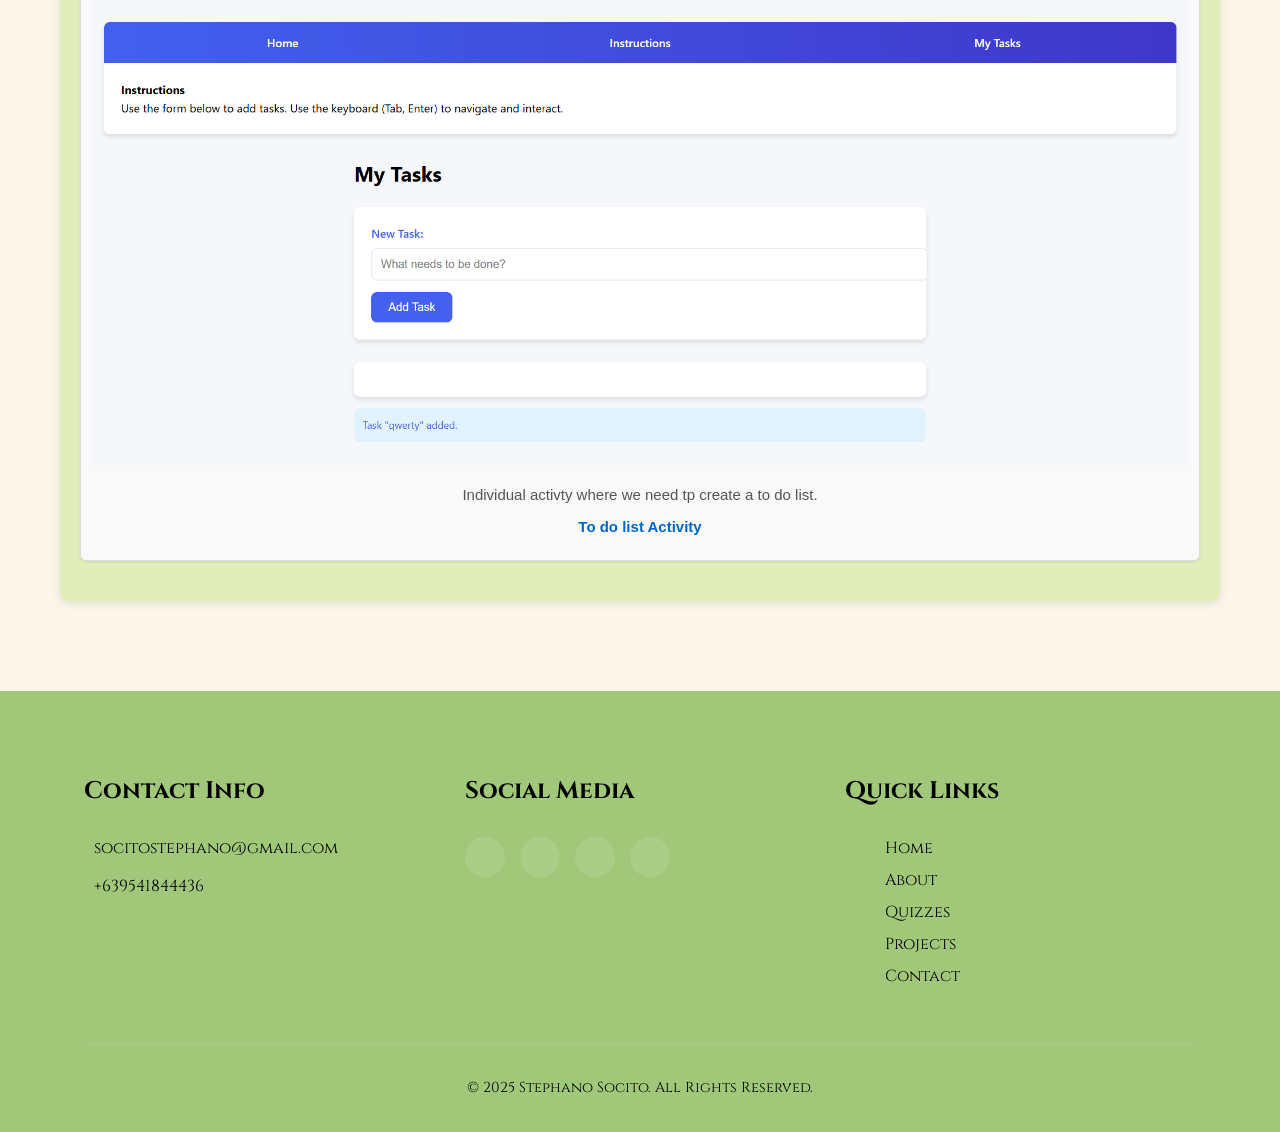
<file: project.html>
<!DOCTYPE html>
<html lang="en">
<head>
    <meta charset="UTF-8">
    <meta name="viewport" content="width=device-width, initial-scale=1.0">
    <title>Projects</title>
    <link rel="stylesheet" href="project.css">
    <link rel="preconnect" href="https://fonts.googleapis.com">
    <link rel="preconnect" href="https://fonts.gstatic.com" crossorigin>
    <link href="https://fonts.googleapis.com/css2?family=Caveat:wght@400..700&family=Cinzel:wght@400..900&family=Kaushan+Script&family=Pacifico&family=Style+Script&family=Yellowtail&display=swap" rel="stylesheet">
</head>
<body>
    <div class="navbar">
        <div class="logo"><span class="name-color">Steph </span> Socito</div>
        <nav>
            <a href="index.html#home">Home</a>
            <a href="about.html">About Me</a> 
            <a href="quiz.html">Quiz</a>
            <a href="project.html">Projects</a>
            <a href="contact.html">Contact</a>
        </nav>
        <div class="hamburger" onclick="toggleNav()">
            <div class="line"></div>
            <div class="line"></div>
            <div class="line"></div>
        </div>
    </div>

<!-- Projects-->
 <div class="projects"> 
     <h3>My <span class="name-color"> Projects</span></h3>
    <div class="activity-container">
        <div class="activity-title">Login and Register Lab Activity</div>
             
        <div class="main-screenshot-container">
            <div class="main-screenshot-box">
                <img src="project/screenshots/login.png" alt="Full screenshot of Activity 1" class="main-screenshot">
                <div class="screenshot-caption"> Login page we created in laboratory. <a href="project/website-login-register/studentlogin.html" class="file-link"> Login Activity</a></div>
            </div>
        </div>
            

            <div class="main-screenshot-container">
                <div class="main-screenshot-box">
                    <img src="project/screenshots/register.png" alt="Full screenshot of Activity 2" class="main-screenshot">
                <div class="screenshot-caption">Register page we created to regsiter data so that we can log in<a href="project/website-login-register/registration-form.html" class="file-link"> Register Activity</a></div>
            </div>
        </div>
    </div>

 <!-- Website -->
    <div class="activity-container">
        <div class="activity-title">Website Lab Activity</div>
            <div class="main-screenshot-container">
                <div class="main-screenshot-box">
                    <img src="project/screenshots/website-activity(home).png" alt="Full screenshot of Activity 3" class="main-screenshot">
                <div class="screenshot-caption">A homepage of a website me and my partner (Dhale Cabardo) created.<a href="project/website-login-register/index.html" class="file-link"> Website Home Activity</a> </div>
            </div>
        </div>
           
            <div class="main-screenshot-container">
                <div class="main-screenshot-box">
                    <img src="project/screenshots/website-activity(about).png" alt="Full screenshot of Activity 4" class="main-screenshot">
                <div class="screenshot-caption">About page of a website me and my partner (Dhale Cabardo) created.<a href="project/website-login-register/about.html" class="file-link"> Website Home Activity</a> </div>
            </div>
        </div>

            <div class="main-screenshot-container">
                <div class="main-screenshot-box">
                    <img src="project/screenshots/website-activity(service).png" alt="Full screenshot of Activity 5" class="main-screenshot">
                <div class="screenshot-caption">A service page of a website me and my partner (Dhale Cabardo) created.<a href="project/website-login-register/services.html" class="file-link"> Website Home Activity</a> </div>
            </div>
        </div>

            <div class="main-screenshot-container">
                <div class="main-screenshot-box">
                    <img src="project/screenshots/website-activity(contact).png" alt="Full screenshot of Activity 6" class="main-screenshot">
                <div class="screenshot-caption">A contact of a website me and my partner (Dhale Cabardo) created.<a href="project/website-login-register/contact.html" class="file-link"> Website Home Activity</a> </div>
            </div>
        </div>
    </div>

    <!-- To do list-->
    <div class="activity-container">
        <div class="activity-title">To do list Lab Activity</div>
             
        <div class="main-screenshot-container">
            <div class="main-screenshot-box">
                <img src="project/screenshots/to-do-list-activity.png" alt="Full screenshot of Activity" class="main-screenshot">
                <div class="screenshot-caption">Individual activty where we need tp create a to do list.<a href="project/to do list/index.html" class="file-link"> To do list Activity</a> </div>
            </div>
        </div>
    </div>
</div>

     <!-- Footer -->
     <footer class="footer">
        <div class="footer-container">
            <div class="footer-content">
                <div class="footer-section">
                    <h3>Contact Info</h3>
                    <p><i class="fas fa-envelope"></i> socitostephano@gmail.com</p>
                    <p><i class="fas fa-phone"></i> +639541844436</p>
                </div>
                <div class="footer-section">
                    <h3>Social Media</h3>
                    <div class="social-links">
                        <a href="https://www.facebook.com/teptep.socito"><i class="fab fa-facebook"></i></a>
                        <a href="https://www.instagram.com/tsubukiii/"><i class="fab fa-instagram"></i></a>
                        <a href="https://github.com/Steph1616"><i class="fab fa-github"></i></a>
                        <a href="https://www.linkedin.com/in/stephano-socito-a0b104363/"> <i class="fab fa-linkedin"> </i></a>      
                    </div>
                </div>
                <div class="footer-section">
                    <h3>Quick Links</h3>
                    <ul>
                        <li><a href="index.html">Home</a></li>
                        <li><a href="about.html">About</a></li>
                        <li><a href="quiz.html">Quizzes</a></li>
                        <li><a href="project.html">Projects</a></li>
                        <li><a href="contact.html">Contact</a></li>
                    </ul>
                </div>
            </div>
            <div class="footer-bottom">
                <p>&copy; 2025 Stephano Socito. All Rights Reserved.</p>
            </div>
        </div>
    </footer>


    <script>
        function toggleNav() {
            const nav = document.querySelector('.navbar nav');
            nav.classList.toggle('show');
        }
    </script>
</body>
</html>
</file>
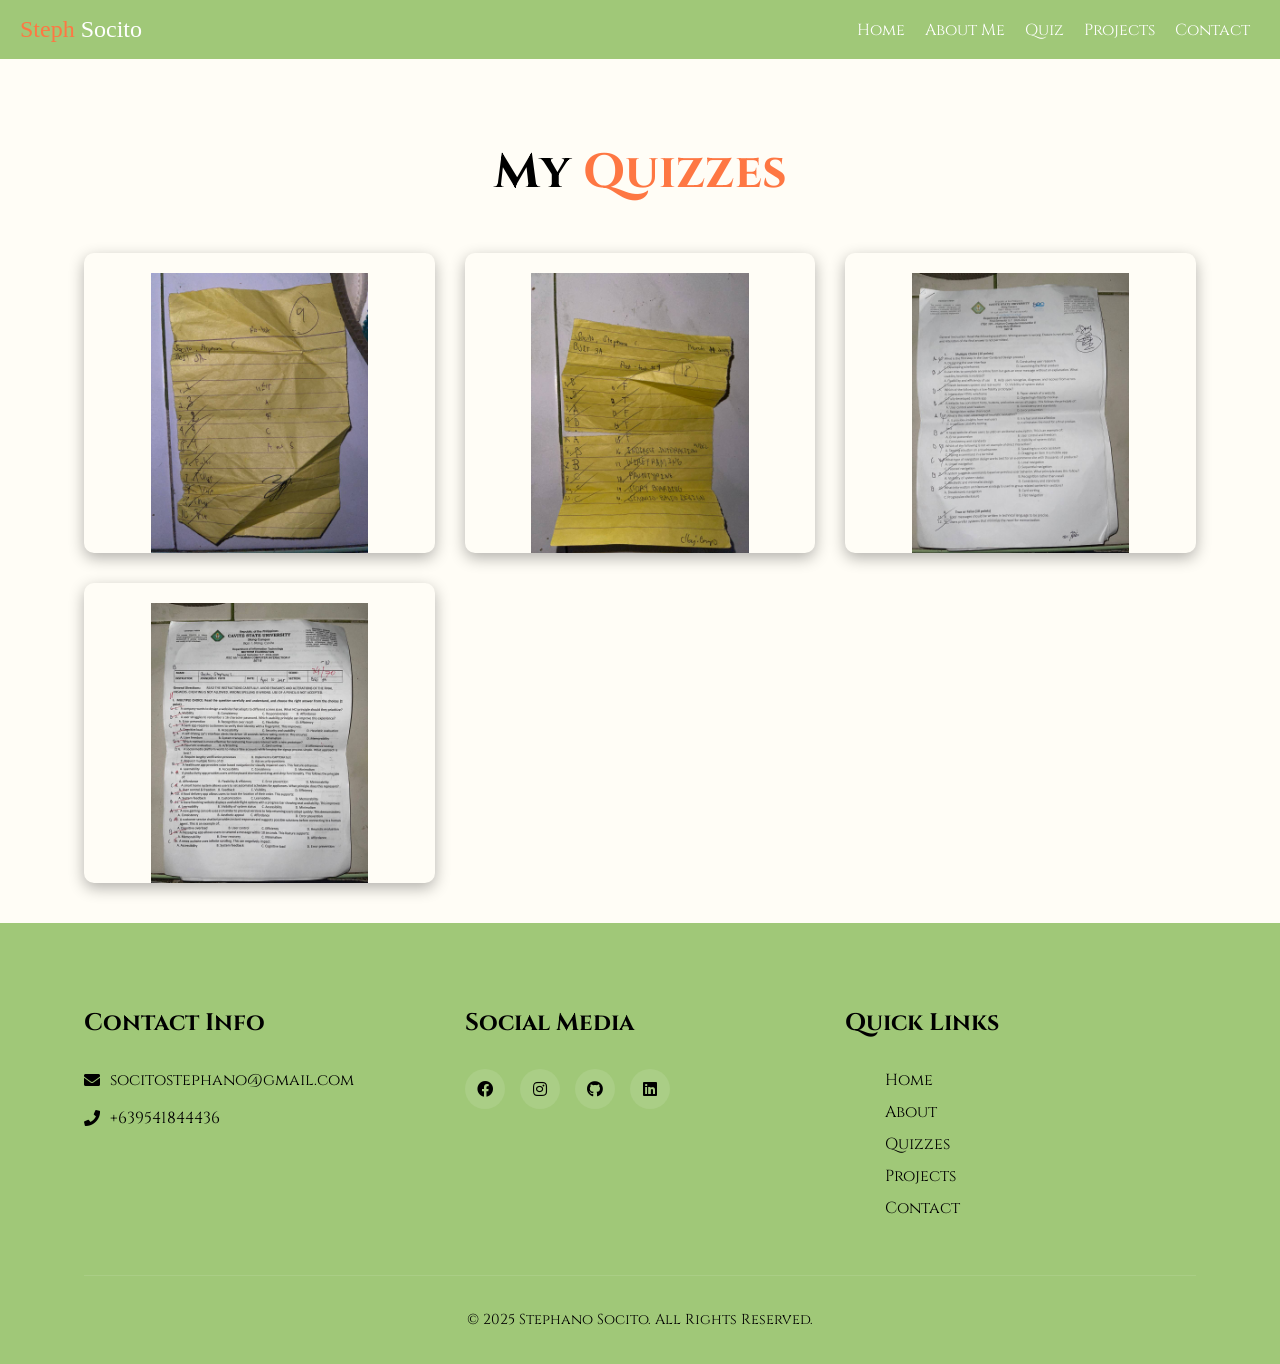
<file: quiz.html>
<!DOCTYPE html>
<html lang="en">
<head>
    <meta charset="UTF-8">
    <meta name="viewport" content="width=device-width, initial-scale=1.0">
    <title>Quiz</title>
    <link rel="stylesheet" href="quiz.css">
    <link rel="stylesheet" href="https://cdnjs.cloudflare.com/ajax/libs/font-awesome/5.15.4/css/all.min.css">
    <link rel="preconnect" href="https://fonts.googleapis.com">
    <link rel="preconnect" href="https://fonts.gstatic.com" crossorigin>
    <link href="https://fonts.googleapis.com/css2?family=Caveat:wght@400..700&family=Cinzel:wght@400..900&family=Kaushan+Script&family=Pacifico&family=Style+Script&family=Yellowtail&display=swap" rel="stylesheet">
</head>
<body>
    <!-- navbar-->
    <div class="navbar">
        <div class="logo"><span class="name-color"> Steph </span> Socito</div>
        <nav>
            <a href="index.html#home">Home</a>
            <a href="about.html">About Me</a> 
            <a href="quiz.html">Quiz</a>
            <a href="project.html">Projects</a>
            <a href="contact.html">Contact</a>
        </nav>
        <div class="hamburger" onclick="toggleNav()">
            <div class="line"></div>
            <div class="line"></div>
            <div class="line"></div>
        </div>
    </div>

    <section id="quizzes" class="section quizzes-section">
        <div class="container">
            <h3>My <span class="name-color"> Quizzes</span></h3>
            <div class="grid-container">
                <div class="quiz-item">
                    <img src="quizzes/pretest.jpg" alt="Pretest">
                    <div class="hover-content">
                        <p>Pre Test</p>
                        <p>Score:9</p>
                    </div>
                </div>
                <div class="quiz-item">
                    <img src="quizzes/posttest.jpg" alt="Postest">
                    <div class="hover-content">
                        <p>Post test</p>
                        <p>Score:18</p>
                    </div>
                </div>
                <div class="quiz-item">
                    <img src="quizzes/long quiz.jpg" alt="Long Quiz">
                    <div class="hover-content">
                        <p>Long quiz</p>
                        <p>Score:28</p>
                    </div>
                </div>
                <div class="quiz-item">
                    <img src="quizzes/mid term exam.jpg" alt="Midterm Exam">
                    <div class="hover-content">
                        <p>Midterm Exam</p>
                        <p>Score:34</p>
                    </div>
                </div>
            </div>
        </div>
    </section>
    <!-- Footer -->
    <footer class="footer">
        <div class="footer-container">
            <div class="footer-content">
                <div class="footer-section">
                    <h3>Contact Info</h3>
                    <p><i class="fas fa-envelope"></i> socitostephano@gmail.com</p>
                    <p><i class="fas fa-phone"></i> +639541844436</p>
                </div>
                <div class="footer-section">
                    <h3>Social Media</h3>
                    <div class="social-links">
                        <a href="https://www.facebook.com/teptep.socito"><i class="fab fa-facebook"></i></a>
                        <a href="https://www.instagram.com/tsubukiii/"><i class="fab fa-instagram"></i></a>
                        <a href="https://github.com/Steph1616"><i class="fab fa-github"></i></a>
                        <a href="https://www.linkedin.com/in/stephano-socito-a0b104363/"> <i class="fab fa-linkedin"> </i></a>   
                    </div>
                </div>
                <div class="footer-section">
                    <h3>Quick Links</h3>
                    <ul>
                        <li><a href="index.html">Home</a></li>
                        <li><a href="about.html">About</a></li>
                        <li><a href="quiz.html">Quizzes</a></li>
                        <li><a href="project.html">Projects</a></li>
                        <li><a href="contact.html">Contact</a></li>
                    </ul>
                </div>
            </div>
            <div class="footer-bottom">
                <p>&copy; 2025 Stephano Socito. All Rights Reserved.</p>
            </div>
        </div>
    </footer>

    <script>
        function toggleNav() {
            const nav = document.querySelector('.navbar nav');
            nav.classList.toggle('show');
        }
    </script>
</body>
</html>
</file>
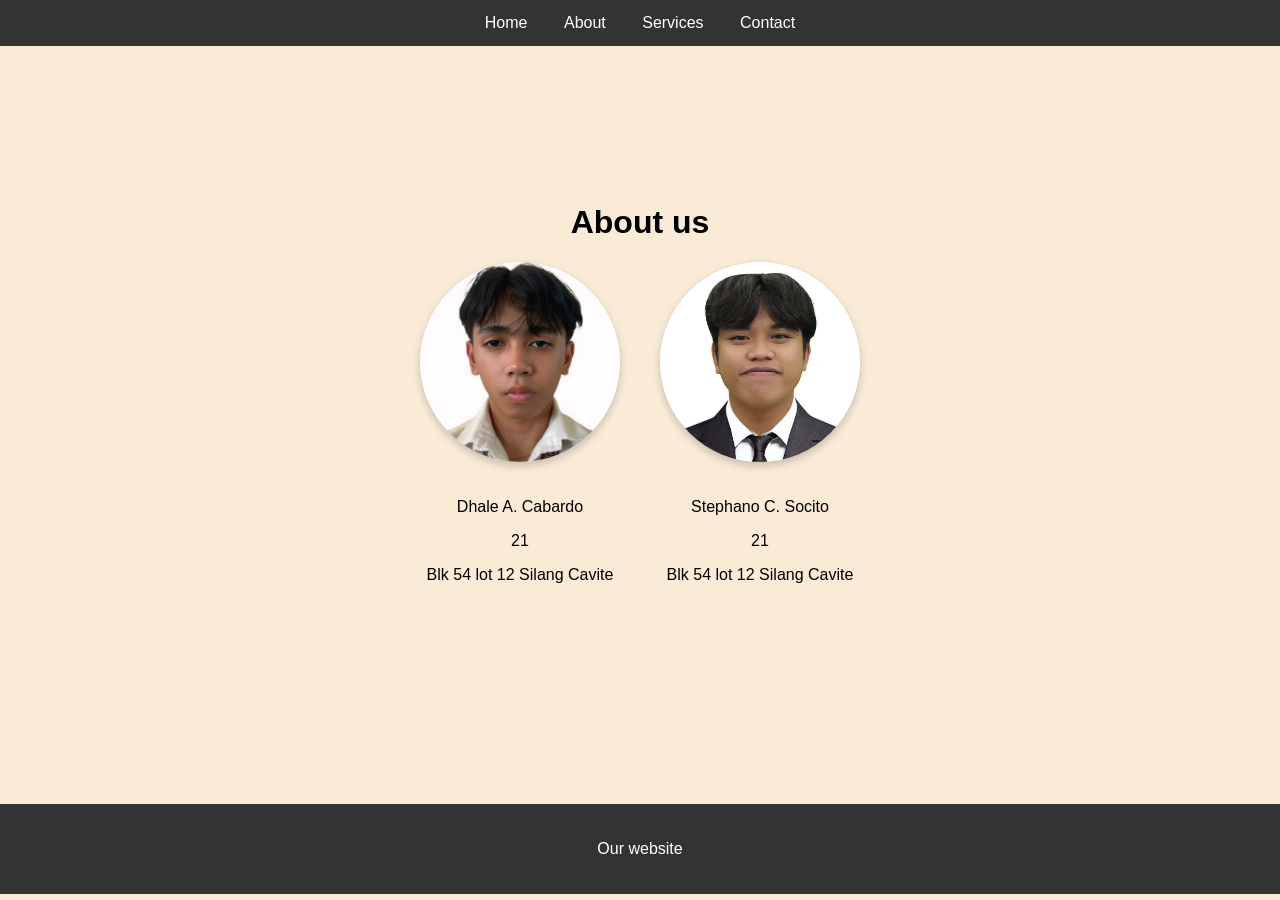
<file: project/website-login-register/about.html>
<!DOCTYPE html>
<html lang="en">
<head>
    <meta charset="UTF-8">
    <meta name="viewport" content="width=device-width, initial-scale=1.0">
    <title>About</title>
    <link rel="stylesheet" href="aboutcss.css">
</head>
<body>
    <nav>
        <ul>
            <li> <a href="index.html"> Home </a></li>
            <li> <a href="about.html"> About </a></li>
            <li> <a href="services.html"> Services </a></li>
            <li> <a href="contact.html"> Contact </a></li>
        </ul>
    </nav>
    <div class="con">
    <h1> About us</h1>
    <div class="container"> 
        <div class="circle-container"> 
            <div class="circle"> 
                <img src="image/dil.jpg" alt="Picture 1"> 
            </div>
            <div class="discription">
                <p> Dhale A. Cabardo </p>
                <p> 21 </p>
                <p> Blk 54 lot 12 Silang Cavite</p>
            </div>
        </div>
        <div class="circle-container"> 
            <div class="circle"> 
                <img src="image/so.jpg" alt="Picture 2"> 
            </div>
            <div class="discription">
                <p> Stephano C. Socito </p>
                <p> 21 </p>
                <p> Blk 54 lot 12 Silang Cavite</p>
            </div>
        </div>
    </div>
    </div>
    <footer>
        <p> Our website </p>
    </footer>
</body>
</html>
</file>
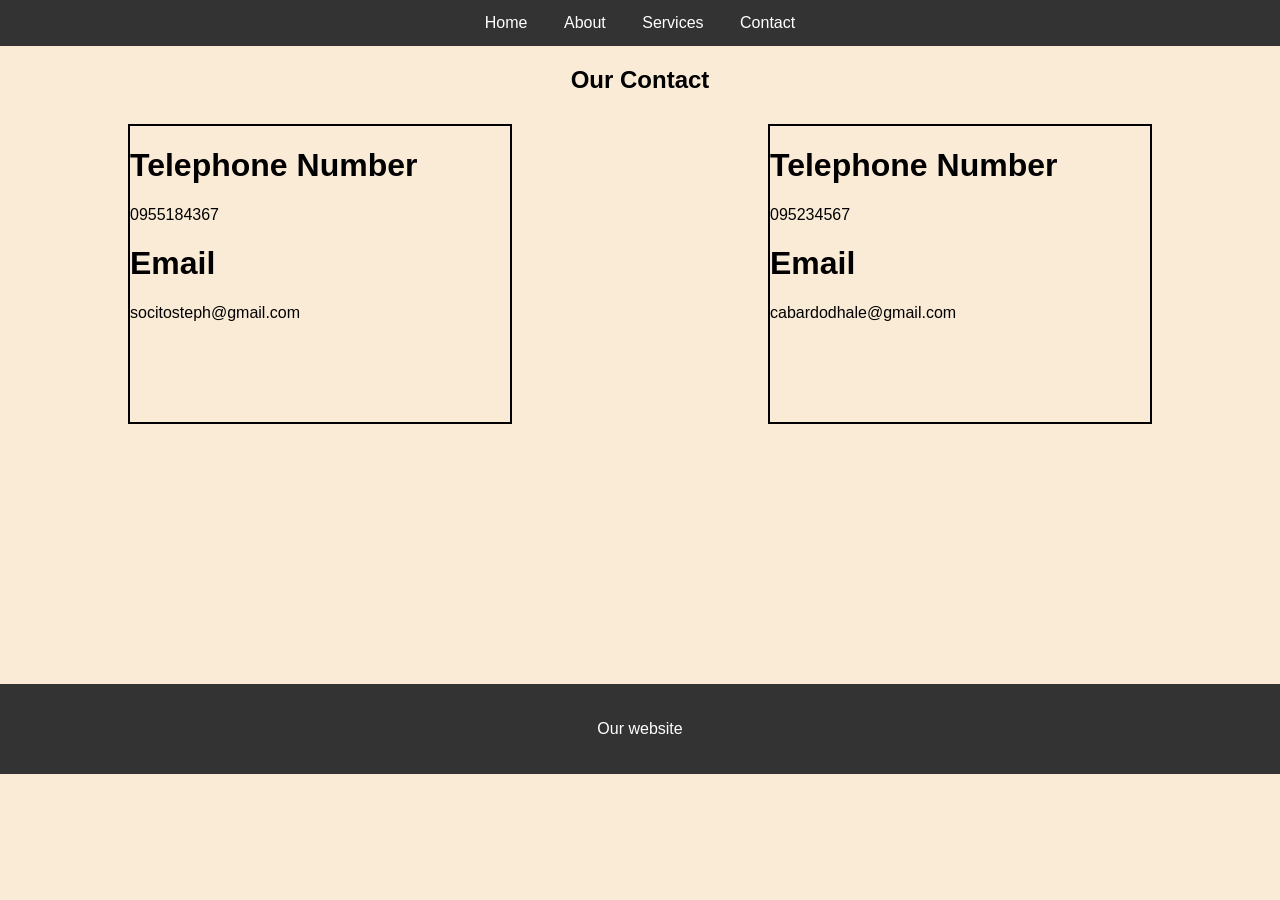
<file: project/website-login-register/contact.html>
<!DOCTYPE html>
<html lang="en">
<head>
    <meta charset="UTF-8">
    <meta name="viewport" content="width=device-width, initial-scale=1.0">
    <title>Services</title>
    <link rel="stylesheet" href="services.css">
</head>
<body>

    <nav>
        <ul>
            <li> <a href="index.html"> Home </a></li>
            <li> <a href="about.html"> About </a></li>
            <li> <a href="services.html"> Services </a></li>
            <li> <a href="contact.html"> Contact </a></li>
        </ul>
    </nav>


    <div class="services-title">
        <h2>Our Contact</h2>
    </div>

    <div class="services-container">
        <div class="service-box">
            <h1> Telephone Number </h1>
            <p> 0955184367</p>
            <h1> Email </h1>
            <p> socitosteph@gmail.com</p>
            </div>
            <div class="service-box">
            <h1> Telephone Number </h1>
            <p> 095234567</p>
            <h1> Email </h1>
            <p> cabardodhale@gmail.com</p>
            </div>
     
    </div>
    <footer>
        <p> Our website </p>
    </footer>
</body>
</html>
</file>
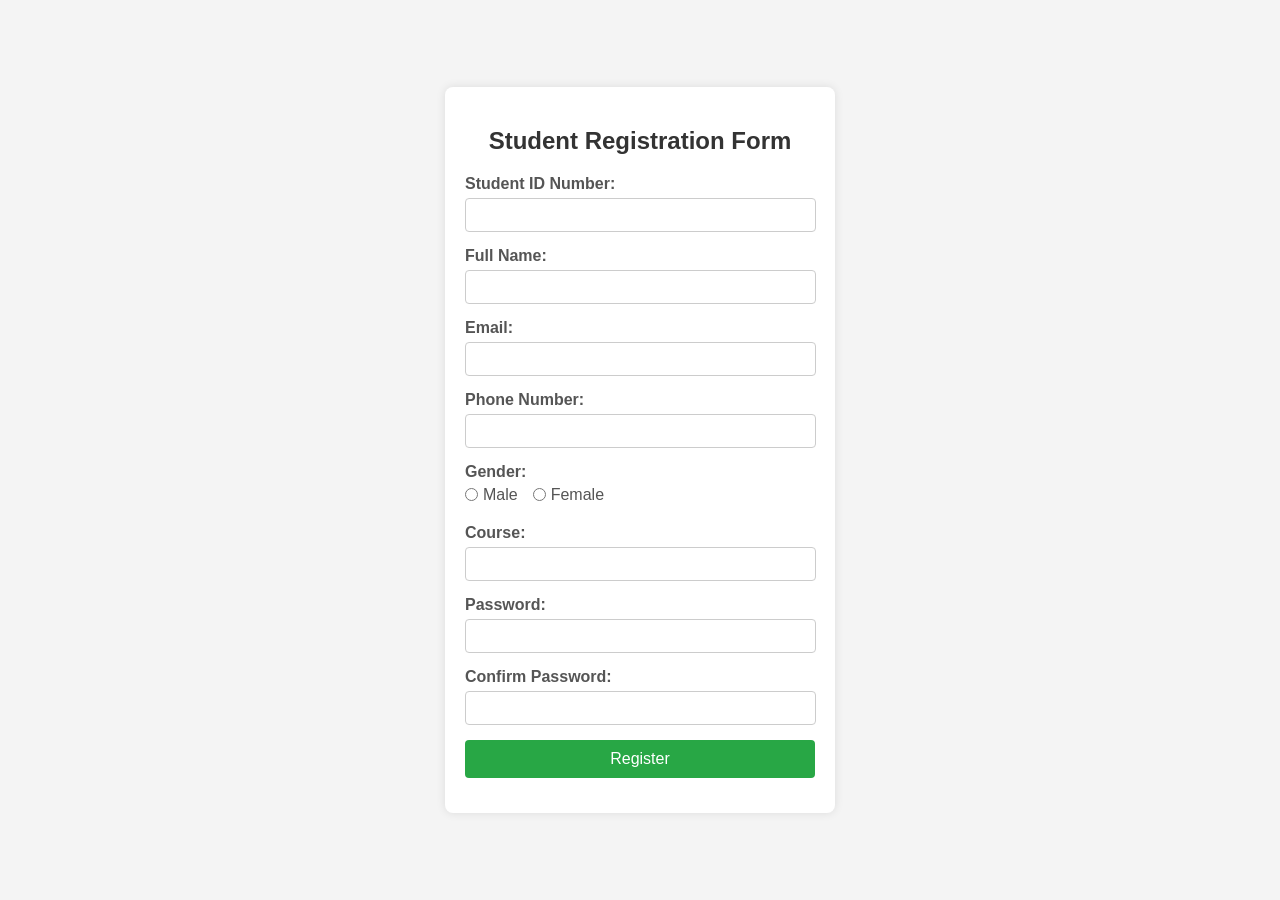
<file: project/website-login-register/registration-form.html>
<!DOCTYPE html>
<html lang="en">
<head>
    <meta charset="UTF-8">
    <meta name="viewport" content="width=device-width, initial-scale=1.0">
    <title>Student Registration Form</title>
    <link rel="stylesheet" href="studentform.css"> 
</head>
<body>
    <div class="form-container">
        <h2>Student Registration Form</h2>
        <form action="#" method="post">
     
            <label for="student-id">Student ID Number:</label>
            <input type="text" id="student-id" name="student-id" required>

        
            <label for="full-name">Full Name:</label>
            <input type="text" id="full-name" name="full-name" required>

          
            <label for="email">Email:</label>
            <input type="email" id="email" name="email" required>

        
            <label for="phone">Phone Number:</label>
            <input type="tel" id="phone" name="phone" required>

         
            <label>Gender:</label>
            <div class="gender-options">
                <label for="male">
                    <input type="radio" id="male" name="gender" value="male" required> Male
                </label>
                <label for="female">
                    <input type="radio" id="female" name="gender" value="female" required> Female
                </label>
            </div>

   
            <label for="course">Course:</label>
            <input type="text" id="course" name="course" required>

   
            <label for="password">Password:</label>
            <input type="password" id="password" name="password" required>

            <label for="confirm-password">Confirm Password:</label>
            <input type="password" id="confirm-password" name="confirm-password" required>

   
            <input type="submit" value="Register">
        </form>
    </div>
</body>
</html>
</file>
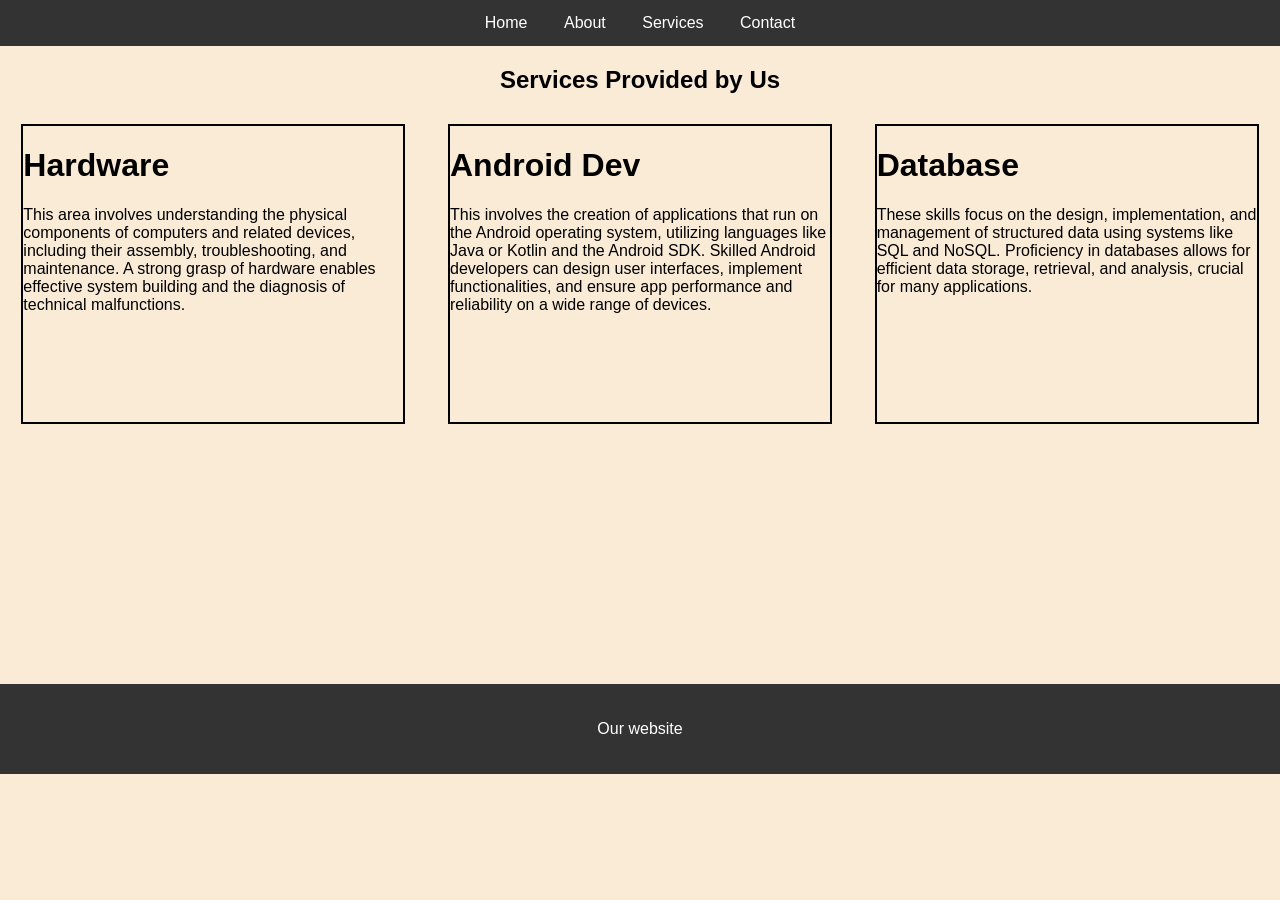
<file: project/website-login-register/services.html>
<!DOCTYPE html>
<html lang="en">
<head>
    <meta charset="UTF-8">
    <meta name="viewport" content="width=device-width, initial-scale=1.0">
    <title>Services</title>
    <link rel="stylesheet" href="services.css">
</head>
<body>
    <nav>
        <ul>
            <li> <a href="index.html"> Home </a></li>
            <li> <a href="about.html"> About </a></li>
            <li> <a href="services.html"> Services </a></li>
            <li> <a href="contact.html"> Contact </a></li>
        </ul>
    </nav>

    <div class="services-title">
        <h2>Services Provided by Us</h2>
    </div>

    <div class="services-container">
        <div class="service-box">
            <h1> Hardware </h1>
            <p> This area involves understanding the physical components of computers and related devices, including their assembly, troubleshooting, and maintenance. A strong grasp of hardware enables effective system building and the diagnosis of technical malfunctions.</p>
            </div>
        <div class="service-box">
            <h1> Android Dev </h1>
            <p> This involves the creation of applications that run on the Android operating system, utilizing languages like Java or Kotlin and the Android SDK. Skilled Android developers can design user interfaces, implement functionalities, and ensure app performance and reliability on a wide range of devices.</p>
            </div>
        <div class="service-box">
            <h1> Database </h1>
            <p> These skills focus on the design, implementation, and management of structured data using systems like SQL and NoSQL. Proficiency in databases allows for efficient data storage, retrieval, and analysis, crucial for many applications.</p>
            </div>
    </div>
    <footer>
        <p> Our website </p>
    </footer>
</body>
</html>
</file>
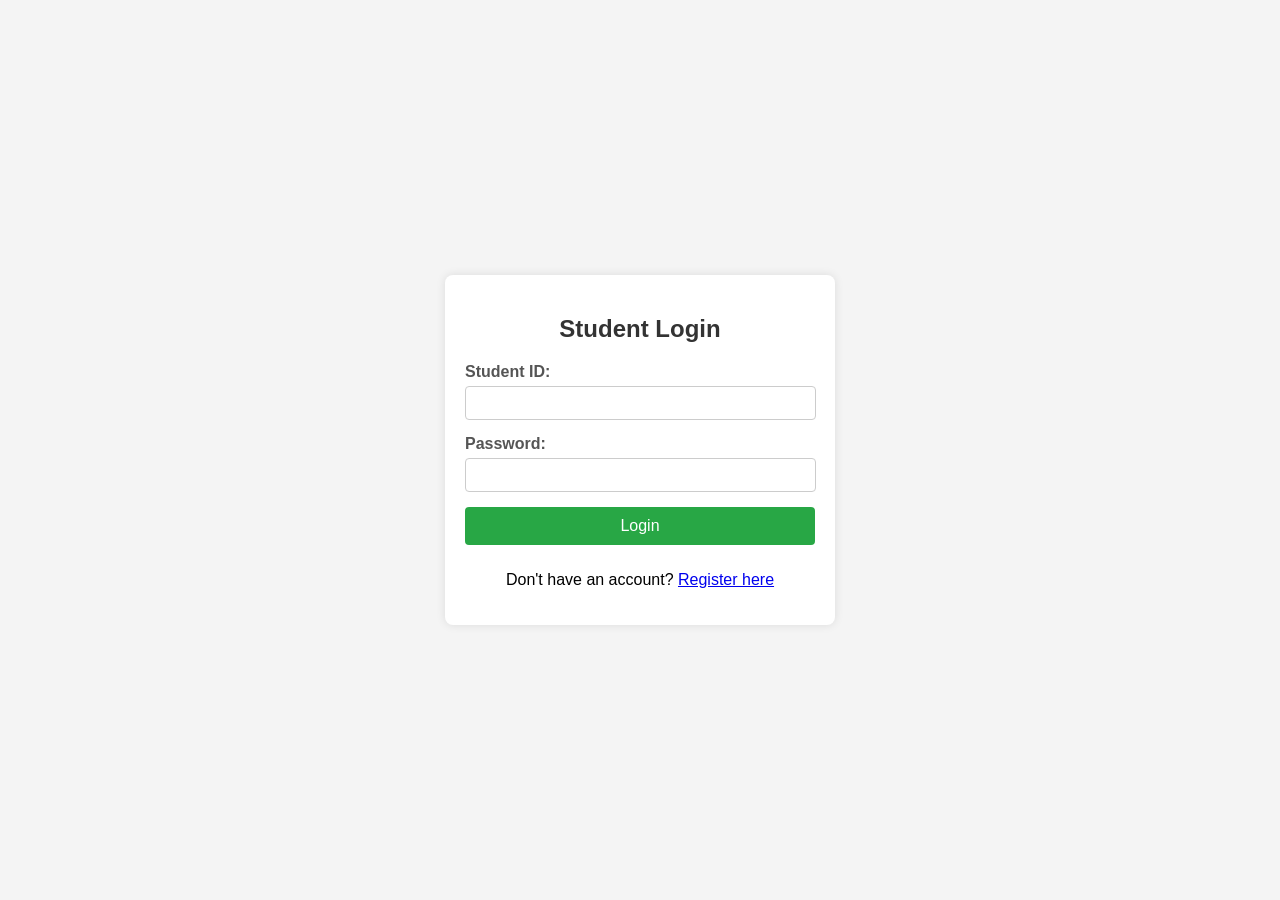
<file: project/website-login-register/studentlogin.html>
<!DOCTYPE html>
<html lang="en">
<head>
    <meta charset="UTF-8">
    <meta name="viewport" content="width=device-width, initial-scale=1.0">
    <title>Student Login Form</title>
    <link rel="stylesheet" href="studentlogin.css"> 
</head>
<body>
    <div class="form-container">
        <h2>Student Login</h2>
        <form action="#" method="post">
            <label for="student-id">Student ID:</label>
            <input type="text" id="student-id" name="student-id" required>
            <label for="password">Password:</label>
            <input type="password" id="password" name="password" required>
            <input type="submit" value="Login">
            <p>Don't have an account? <a href="registration-form.html">Register here</a></p>
        </form>
    </div>
</body>
</html>
</file>
<file: style.css>
*,
*::before,
* ::after{
    box-sizing: border-box;
}
html{
    scroll-behavior: smooth;
}
body {
    margin: 0;
    padding: 0;
    
}
a {
    text-decoration: none;
    color: black;
}

ul {
    list-style: none;
}

.container {
    margin: 0;
    color: black;
    background-color: #FFFDF6;
    display: flex;
    justify-content: center;
    align-items: center;
    min-height: 100vh;
    background-size: cover;
    background-position: center;
}

.hero {
    position: relative;
    width: 90%;
    max-width: 800px;
    text-align: center;
}

.hero::before {
    content: "";
    position: absolute;
    top: 0;
    left: 0;
    width: 100%;
    height: 100%;
    opacity: 0.7;
    z-index: -1;
}

.hero-content {
    padding: 2rem;
}

.signature {
    font-size: 2em;
    font-family: 'Brush Script MT', cursive;
    margin-bottom: -40px;
}
.name-color{
    color: #FE7743;
}
.name {
    font-size: 3em;
    margin-bottom: 0.5rem;
    font-family: "Cinzel", serif;
}

.title {
    font-size: 1.2em;
    font-weight: lighter;
    font-family: "Kaushan Script", cursive;
}

.logo {
    font-family: 'Brush Script MT', cursive;
}

/* Navbar styles */
.navbar {
    position: fixed;
    top: 0;
    left: 0;
    width: 100%;
    background-color: #A0C878;
    color: white;
    padding: 1rem 0;
    display: flex;
    justify-content: space-between;
    align-items: center;
    z-index: 10;
}

.navbar .logo {
    font-size: 1.5em;
    margin-left: 20px;
}

.navbar nav {
    display: flex;
    margin-right: 20px;
}

.navbar nav a {
    color: white;
    text-decoration: none;
    margin: 0 10px;
    font-family: "Cinzel", serif;
    font-size: 1em;
}

.navbar nav a:hover {
    text-decoration: underline;
}

.hamburger {
    display: none;
    cursor: pointer;
    padding: 10px;
    margin-right: 20px;
}

.hamburger .line {
    width: 25px;
    height: 3px;
    background-color: white;
    margin: 5px 0;
    transition: 0.4s;
}


/* Act-Quiz Section */
.act-quiz-container {
    height: 100vh;
    text-align: center;
    background-color: #FAF6E9;
    display: flex;
    flex-direction: column;
    justify-content: center;
    opacity: 0;
    transform: translateY(50px);
    transition: opacity 1s ease, transform 1s ease;
}
.act-quiz-container.show {
    opacity: 1;
    transform: translateY(0);
}

.act-quiz-title {
    font-size: 1.5em;
    margin-bottom: 30px;
    margin-top: -100px;
    font-family: "Cinzel", serif;
}

.act-quiz-boxes {
    width: 100%;
    display: flex;
    justify-content: center;
    gap: 20px;
}

.act-box, .quiz-box {
    background-color: #E1EEBC;
    padding: 50px;
    border-radius: 12px; 
    width: 400px;
    max-width: 500px; 
    text-decoration: none;
    color: black;
    transition: transform 0.4s ease, opacity 1s ease, transform 1s ease;
    font-size: 1.1em;
    box-shadow: 0 4px 8px rgba(0, 0, 0, 0.1);
    opacity: 0;
    transform: translateX(-50px);
}
.quiz-box {
    transform: translateX(50px); 
}

.act-quiz-container.show .act-box,
.act-quiz-container.show .quiz-box {
    opacity: 1;
    transform: translateX(0);
}
.act-box h3, .quiz-box h3 {
    margin-bottom: 15px; 
    font-size: 1.3em;
}

.act-box p, .quiz-box p {
    line-height: 1.6;
}

.act-box:hover, .quiz-box:hover {
    background-color: #555;
}

/* Footer */
.footer {
    background-color: #A0C878;
    padding: 60px 0 0;
}

.footer-content {
    display: grid;
    grid-template-columns: repeat(auto-fit, minmax(250px, 1fr));
    gap: 30px;
    margin-bottom: 40px;
}

.footer-section h3 {
    font-size: 1.5rem;
    margin-bottom: 20px;
    position: relative;
    padding-bottom: 10px;
}

.footer-section h3::after {
    content: '';
    position: absolute;
    bottom: 0;
    left: 0;
    width: 50px;
    height: 2px;
}

.footer-section p {
    margin-bottom: 10px;
    display: flex;
    align-items: center;
}

.footer-section p i {
    margin-right: 10px;
}

.social-links {
    display: flex;
    gap: 15px;
}

.social-links a {
    display: inline-flex;
    align-items: center;
    justify-content: center;
    width: 40px;
    height: 40px;
    background-color: rgba(255, 255, 255, 0.1);
    border-radius: 50%;
    transition: all 0.3s ease;
}

.social-links a:hover {
    transform: translateY(-5px);
}

.footer-section ul li {
    margin-bottom: 10px;
}

.footer-section ul li a {
    transition: all 0.3s ease;
}

.footer-section ul li a:hover {
    padding-left: 5px;
}

.footer-bottom {
    text-align: center;
    padding: 20px 0;
    border-top: 1px solid rgba(255, 255, 255, 0.1);
    font-size: 0.9rem;
}
.footer-container {
    width: 90%;
    max-width: 1200px;
    margin: 0 auto;
    padding: 0 20px;
}
/* Responsive adjustments */
@media (max-width: 768px) {
    .navbar nav {
        display: none;
        flex-direction: column;
        width: 100%;
        text-align: center;
        background-color: #A0C878;
        position: absolute;
        top: 60px;
        left: 0;
    }

    .navbar nav.show {
        display: flex;
    }

    .navbar nav a {
        display: block;
        margin: 10px 0;
    }

    .hamburger {
        display: block;
    }

    .hero {
        width: 95%;
    }
    .act-quiz-boxes {
        flex-direction: column; 
        align-items: center; 
        gap: 15px;
        margin-bottom: 50px;
    }

    .act-box, .quiz-box {
        width: 80%; 
        max-width: 300px;
    }
    .act-quiz-title{
        margin-top: 50px;
    }

}

@media (max-width: 480px) {
    .hero-content {
        padding: 1rem;
    }

    .signature {
        font-size: 1.5em;
        margin-bottom: 2px;
    }

    .name {
        font-size: 2em;
    }

    .title {
        font-size: 1em;
    }

    .about-content h2 {
        font-size: 2em;
    }

    .about-content p {
        font-size: 1em;
    }
}
@media (max-width: 576px) {
    
    .footer-section ul li {
        margin-right: 40px;
    }

    .footer-section p {
        margin-left: 40px;
    }

    .footer-section {
        text-align: center;
    }
    
    .footer-section h3::after {
        left: 50%;
        transform: translateX(-50%);
    }
    
    .social-links {
        justify-content: center;
    }
}
</file>
<file: project/website-login-register/style.css>
*,
*::before,
*::after{
    box-sizing: border-box;
}

body{
    font-family: sans-serif;
    margin: 0;
    padding: 0;
    height: 100vh;
    background-color: antiquewhite;
}
nav{
   background-color: #333;
   color: white;
}
nav ul{
    list-style: none;
    padding: 0;
    margin: 0;
    text-align: center;
}
nav li{
    display: inline-block;
}
nav a{
    display: block;
    color: white;
    text-decoration: none;
    padding: 14px 16px;
}
nav a:hover{
    background-color:red;
}
header{
    text-align: center;
    padding: 150px 0 100px 0;
    margin: 100px 0 0 0;
    height: 75vh;
}
header h1{
    margin-bottom: 10px;
}
main{
    padding: 20px;
    height: 30vh;
}
.content{
    max-width: 800px;
    margin: 0 auto;
}
footer{
    text-align: center;
    padding: 20px 0;
    background-color: #333;
    color: white;
    margin-top: -45px;
}
</file>
<file: about.css>
*,
*::before,
* ::after{
    box-sizing: border-box;
}
html{
  scroll-behavior: smooth;
}
body {
  margin: 0;
  padding: 0;
  font-family: "Cinzel", serif;
}
a {
  text-decoration: none;
  color: black;
}

ul {
  list-style: none;
}

/* Navbar styles */
.navbar {
  position: fixed;
  top: 0;
  left: 0;
  width: 100%;
  background-color: #A0C878;
  color: white;
  padding: 1rem 0;
  display: flex;
  justify-content: space-between;
  align-items: center;
  z-index: 10;
}
.name-color{
  color: #FE7743;
}
.navbar .logo {
  font-size: 1.5em;
  margin-left: 20px;
  font-family: 'Brush Script MT', cursive;
}

.navbar nav {
  display: flex;
  margin-right: 20px;
}

.navbar nav a {
  color: white;
  text-decoration: none;
  margin: 0 10px;
  font-size: 1em;
}

.navbar nav a:hover {
  text-decoration: underline;
}

.hamburger {
  display: none;
  cursor: pointer;
  padding: 10px;
  margin-right: 20px;
}

.hamburger .line {
  width: 25px;
  height: 3px;
  background-color: white;
  margin: 5px 0;
}

/* About Me Section */
.about-me {
  background-color: #FFFDF6;
  color: black;
  padding: 100px 0 50px 0;
  text-align: center;
  min-height: 100vh;
}

.about-content {
  width: 90%;
  max-width: 800px;
  margin: 0 auto;
}

.about-content h2 {
  font-size: 3.5em;
  margin-bottom: 1rem;
}

.about-content p {
  font-size: 20px;
  line-height: 1.6;
}

.profile-picture {
  width: 200px;
  height: 200px;
  border-radius: 50%;
  overflow: hidden;
  margin: 2rem auto;
  border: 5px black solid;
}

.profile-picture img {
  width: 100%;
  height: 100%;
  object-fit: cover;
}

.education-section {
  text-align: center;
  background-color: #FAF6E9;
  padding-top: 120px;
  padding-bottom: 20px;
  min-height: 100vh;
}

.education-section h3 {
  font-size: 3.5em;
  margin-bottom: 20px;
}

.education-info {
  display: flex;
  justify-content: space-between;
  gap: 10px; 
}

.education-item {
  width: 80%; 
  padding-left: 10px;
}

.education-item h4 {
  margin-bottom: 10px;
  font-size: 40px;
}

.education-item p {
  font-size: 20px;
  line-height: 1.4;
}
.resume-link {
  margin-top: 20px;
}

.resume-link a {
  display: inline-block;
  padding: 15px 20px;
  background-color: #333;
  color: white;
  text-decoration: none;
  border-radius: 5px;
  margin-bottom: 10px;
  font-size: 1em;
  transition: background-color 0.3s ease;
}
.resume-link h3 {
  font-size: 50px;
  margin-bottom: 20px;
}

.resume-link a:hover {
  background-color: #555;
}

/* Footer */
.footer {
  background-color: #A0C878;
  padding: 60px 0 0;
}

.footer-content {
  display: grid;
  grid-template-columns: repeat(auto-fit, minmax(250px, 1fr));
  gap: 30px;
  margin-bottom: 40px;
}

.footer-section h3 {
  font-size: 1.5rem;
  margin-bottom: 20px;
  position: relative;
  padding-bottom: 10px;
}

.footer-section h3::after {
  content: '';
  position: absolute;
  bottom: 0;
  left: 0;
  width: 50px;
  height: 2px;
}

.footer-section p {
  margin-bottom: 10px;
  display: flex;
  align-items: center;
}

.footer-section p i {
  margin-right: 10px;
}

.social-links {
  display: flex;
  gap: 15px;
}

.social-links a {
  display: inline-flex;
  align-items: center;
  justify-content: center;
  width: 40px;
  height: 40px;
  background-color: rgba(255, 255, 255, 0.1);
  border-radius: 50%;
  transition: all 0.3s ease;
}

.social-links a:hover {
  transform: translateY(-5px);
}

.footer-section ul li {
  margin-bottom: 10px;
}

.footer-section ul li a {
  transition: all 0.3s ease;
}

.footer-section ul li a:hover {
  padding-left: 5px;
}

.footer-bottom {
  text-align: center;
  padding: 20px 0;
  border-top: 1px solid rgba(255, 255, 255, 0.1);
  font-size: 0.9rem;
}
.footer-container {
  width: 90%;
  max-width: 1200px;
  margin: 0 auto;
  padding: 0 20px;
}

/* Responsive */
@media (max-width: 768px) {
  .education-info {
    flex-direction: column; 
    align-items: center;
  }

  .education-item {
    width: 80%; 
    margin-bottom: 20px;
  }
  .navbar nav {
      display: none;
      flex-direction: column;
      width: 100%;
      text-align: center;
      background-color: #A0C878;
      position: absolute;
      top: 60px;
      left: 0;
  }

  .navbar nav.show {
      display: flex;
  }

  .navbar nav a {
      display: block;
      margin: 10px 0;
  }

  .hamburger {
      display: block;
  }
}

@media (max-width: 480px) {
  .about-content h2 {
      font-size: 2em;
  }

  .about-content p {
      font-size: 1em;
  }
}

@media (max-width: 576px) {
    
  .footer-section ul li {
      margin-right: 40px;
  }

  .footer-section p {
      margin-left: 40px;
  }

  .footer-section {
      text-align: center;
  }
  
  .footer-section h3::after {
      left: 50%;
      transform: translateX(-50%);
  }
  
  .social-links {
      justify-content: center;
  }
}
</file>
<file: contact.css>
*,
*::before,
* ::after{
    box-sizing: border-box;
}
html{
  scroll-behavior: smooth;
}
body {
  margin: 0;
  padding: 0;
  font-family: "Cinzel", serif;
}
a {
  text-decoration: none;
  color: black;
}

ul {
  list-style: none;
}
/* Navbar styles */
.navbar {
  position: fixed;
  top: 0;
  left: 0;
  width: 100%;
  background-color: #A0C878;
  color: white;
  padding: 1rem 0;
  display: flex;
  justify-content: space-between;
  align-items: center;
  z-index: 10;
}

.navbar .logo {
  font-size: 1.5em;
  margin-left: 20px;
  font-family: 'Brush Script MT', cursive;
}

.navbar nav {
  display: flex;
  margin-right: 20px;
}

.navbar nav a {
  color: white;
  text-decoration: none;
  margin: 0 10px;
  font-size: 1em;
}

.navbar nav a:hover {
  text-decoration: underline;
}

.hamburger {
  display: none;
  cursor: pointer;
  padding: 10px;
  margin-right: 20px;
}

.hamburger .line {
  width: 25px;
  height: 3px;
  background-color: white;
  margin: 5px 0;
}
.name-color{
  color: #FE7743;
}

/* Contact Style */
.contact-section {
  padding: 100px 20px;
  background-color: #FFFDF6;
  text-align: center;
}

.contact-container {
  max-width: 800px;
  margin: 0 auto;
  background: #E1EEBC;
  padding: 40px;
  border-radius: 10px;
  box-shadow: 0 0 20px rgba(0, 0, 0, 0.1);
}

.contact-section h2 {
  font-family: 'Cinzel', serif;
  font-size: 2.5rem;
  margin-bottom: 30px;
  color: #333;
}

.contact-form {
  display: flex;
  flex-direction: column;
  gap: 20px;
}

.form-group {
  text-align: left;
}

.form-group label {
  display: block;
  margin-bottom: 8px;
  font-weight: 600;
  color: #555;
}

.form-group input,
.form-group textarea {
  width: 100%;
  padding: 12px;
  border: 1px solid #ddd;
  border-radius: 5px;
  font-size: 1rem;
  transition: border 0.3s;
}

.form-group input:focus,
.form-group textarea:focus {
  border-color: #666;
  outline: none;
}

.form-group textarea {
  min-height: 150px;
  resize: vertical;
}

.submit-btn {
  background-color: #333;
  color: white;
  border: none;
  padding: 12px 25px;
  font-size: 1rem;
  border-radius: 5px;
  cursor: pointer;
  transition: background-color 0.3s;
  font-weight: 600;
}

.submit-btn:hover {
  background-color: #555;
}

.contact-info {
  margin-top: 40px;
}

.contact-info p {
  margin: 10px 0;
  color: #555;
}

.contact-info i {
  margin-right: 10px;
  color: #333;
}
/* Footer Style */
.footer {
  background-color: #A0C878;
  padding: 60px 0 0;
}

.footer-content {
  display: grid;
  grid-template-columns: repeat(auto-fit, minmax(250px, 1fr));
  gap: 30px;
  margin-bottom: 40px;
}

.footer-section h3 {
  font-size: 1.5rem;
  margin-bottom: 20px;
  position: relative;
  padding-bottom: 10px;
}

.footer-section h3::after {
  content: '';
  position: absolute;
  bottom: 0;
  left: 0;
  width: 50px;
  height: 2px;
}

.footer-section p {
  margin-bottom: 10px;
  display: flex;
  align-items: center;
}

.footer-section p i {
  margin-right: 10px;
}

.social-links {
  display: flex;
  gap: 15px;
}

.social-links a {
  display: inline-flex;
  align-items: center;
  justify-content: center;
  width: 40px;
  height: 40px;
  background-color: rgba(255, 255, 255, 0.1);
  border-radius: 50%;
  transition: all 0.3s ease;
}

.social-links a:hover {
  transform: translateY(-5px);
}

.footer-section ul li {
  margin-bottom: 10px;
}

.footer-section ul li a {
  transition: all 0.3s ease;
}

.footer-section ul li a:hover {
  padding-left: 5px;
}

.footer-bottom {
  text-align: center;
  padding: 20px 0;
  border-top: 1px solid rgba(255, 255, 255, 0.1);
  font-size: 0.9rem;
}
.footer-container {
  width: 90%;
  max-width: 1200px;
  margin: 0 auto;
  padding: 0 20px;
}

@media (max-width: 768px) {
  .navbar nav {
    display: none;
    flex-direction: column;
    width: 100%;
    text-align: center;
    background-color: #A0C878;
    position: absolute;
    top: 60px;
    left: 0;
  }

  .navbar nav.show {
    display: flex;
  }

  .navbar nav a {
    display: block;
    margin: 10px 0;
  }

  .hamburger {
    display: block;
  }
.contact-containe {
    padding: 30px 20px;
}

.contact-section h2 {
    font-size: 2rem;
}
}
@media (max-width: 576px) {
    
  .footer-section ul li {
    margin-right: 40px;
  }

  .footer-section p {
     margin-left: 40px;
  }

  .footer-section {
    text-align: center;
  }
  
  .footer-section h3::after {
    left: 50%;
    transform: translateX(-50%);
  }
  
  .social-links {
    justify-content: center;
  }
}
</file>
<file: project.css>
*,
*::before,
* ::after{
    box-sizing: border-box;
}
html{
  scroll-behavior: smooth;
}
body {
  margin: 0;
  padding: 0;
  font-family: "Cinzel", serif;
  background-color: #FAF6E9;
}
a {
  text-decoration: none;
  color: black;
}

ul {
  list-style: none;
}
/* Navbar styles */
.navbar {
  position: fixed;
  top: 0;
  left: 0;
  width: 100%;
  background-color: #A0C878;
  color: white;
  padding: 1rem 0;
  display: flex;
  justify-content: space-between;
  align-items: center;
  z-index: 10;
}

.navbar .logo {
  font-size: 1.5em;
  margin-left: 20px;
  font-family: 'Brush Script MT', cursive;
}

.navbar nav {
  display: flex;
  margin-right: 20px;
}

.navbar nav a {
  color: white;
  text-decoration: none;
  margin: 0 10px;
  font-size: 1em;
}

.navbar nav a:hover {
  text-decoration: underline;
}

.hamburger {
  display: none;
  cursor: pointer;
  padding: 10px;
  margin-right: 20px;
}

.hamburger .line {
  width: 25px;
  height: 3px;
  background-color: white;
  margin: 5px 0;
}

.name-color{
  color: #FE7743;
}

/* projects */
.projects {
    font-family: Arial, sans-serif;
    max-width: 1200px;
    margin: 0 auto;
    padding: 20px;
}
.projects h3{
  margin-top: 100px;
  font-size: 3.0em;
  text-align: center;
  font-family: "Cinzel", serif;
}

.activity-container {
  background: #E1EEBC;
    border-radius: 8px;
    box-shadow: 0 2px 10px rgba(0,0,0,0.1);
    padding: 20px;
    margin-bottom: 70px;
    margin-top: 50px;
}
.container h3{
  margin-top: 100px;
  font-size: 3.0em;
  text-align: center;
}

.activity-title {
  font-family: "Cinzel", serif;
    font-size: 24px;
    font-weight: bold;
    color: #333;
    margin-bottom: 15px;
    text-align: center;
}
.main-screenshot-container {
    width: 100%;
    margin-bottom: 20px;
}

.main-screenshot-box {
    border: 1px solid #ddd;
    border-radius: 6px;
    padding: 10px;
    background-color: #f9f9f9;
    box-shadow: 0 1px 3px rgba(0,0,0,0.1);
}

.main-screenshot {
    width: 100%;
    border-radius: 4px;
    display: block;
}

.file-link {
    display: block;
    text-align: center;
    margin: 15px 0;
    color: #0066cc;
    text-decoration: none;
    font-weight: bold;
}

.file-link:hover {
    text-decoration: underline;
}

.screenshot-grid {
    display: flex;
    flex-wrap: wrap;
    gap: 20px;
    justify-content: center;
}

.screenshot-box {
    flex: 1 1 calc(50% - 20px);
    min-width: 300px;
    border: 1px solid #ddd;
    border-radius: 6px;
    padding: 10px;
    background-color: #f9f9f9;
    box-shadow: 0 1px 3px rgba(0,0,0,0.1);
}

.screenshot-thumbnail {
    width: 100%;
    border-radius: 4px;
    display: block;
}

.screenshot-caption {
    text-align: center;
    margin-top: 20px;
    font-size: 15px;
    color: #555;
}

/* Footer */
.footer {
  background-color: #A0C878;
  padding: 60px 0 0;
}

.footer-content {
  display: grid;
  grid-template-columns: repeat(auto-fit, minmax(250px, 1fr));
  gap: 30px;
  margin-bottom: 40px;
}

.footer-section h3 {
  font-size: 1.5rem;
  margin-bottom: 20px;
  position: relative;
  padding-bottom: 10px;
}

.footer-section h3::after {
  content: '';
  position: absolute;
  bottom: 0;
  left: 0;
  width: 50px;
  height: 2px;
}

.footer-section p {
  margin-bottom: 10px;
  display: flex;
  align-items: center;
}

.footer-section p i {
  margin-right: 10px;
}

.social-links {
  display: flex;
  gap: 15px;
}

.social-links a {
  display: inline-flex;
  align-items: center;
  justify-content: center;
  width: 40px;
  height: 40px;
  background-color: rgba(255, 255, 255, 0.1);
  border-radius: 50%;
  transition: all 0.3s ease;
}

.social-links a:hover {
  transform: translateY(-5px);
}

.footer-section ul li {
  margin-bottom: 10px;
}

.footer-section ul li a {
  transition: all 0.3s ease;
}

.footer-section ul li a:hover {
  padding-left: 5px;
}

.footer-bottom {
  text-align: center;
  padding: 20px 0;
  border-top: 1px solid rgba(255, 255, 255, 0.1);
  font-size: 0.9rem;
}
.footer-container {
  width: 90%;
  max-width: 1200px;
  margin: 0 auto;
  padding: 0 20px;
}
@media (max-width: 768px) {
  .screenshot-box {
    flex: 1 1 100%;
}
  .navbar nav {
    display: none;
    flex-direction: column;
    width: 100%;
    text-align: center;
    background-color: #A0C878;
    position: absolute;
    top: 60px;
    left: 0;
  }

  .navbar nav.show {
    display: flex;
  }

  .navbar nav a {
    display: block;
    margin: 10px 0;
  }

  .hamburger {
    display: block;
  }
.contact-containe {
    padding: 30px 20px;
}

.contact-section h2 {
    font-size: 2rem;
}
}
@media (max-width: 576px) {
    
  .footer-section ul li {
    margin-right: 40px;
  }

  .footer-section p {
     margin-left: 40px;
  }

  .footer-section {
    text-align: center;
  }
  
  .footer-section h3::after {
    left: 50%;
    transform: translateX(-50%);
  }
  
  .social-links {
    justify-content: center;
  }
}
</file>
<file: quiz.css>
*,
*::before,
* ::after{
    box-sizing: border-box;
}
html{
  scroll-behavior: smooth;
}
body {
  margin: 0;
  padding: 0;
  font-family: "Cinzel", serif;
}
img {
    max-width: 70%;
    height: auto;
}
a {
  text-decoration: none;
  color: black;
}

ul {
  list-style: none;
}
/* Navbar styles */
.navbar {
  position: fixed;
  top: 0;
  left: 0;
  width: 100%;
  background-color: #A0C878;
  color: white;
  padding: 1rem 0;
  display: flex;
  justify-content: space-between;
  align-items: center;
  z-index: 10;
}

.navbar .logo {
  font-size: 1.5em;
  margin-left: 20px;
  font-family: 'Brush Script MT', cursive;
}

.navbar nav {
  display: flex;
  margin-right: 20px;
}
.name-color{
  color: #FE7743;
}
.navbar nav a {
  color: white;
  text-decoration: none;
  margin: 0 10px;
  font-size: 1em;
}

.navbar nav a:hover {
  text-decoration: underline;
}

.hamburger {
  display: none;
  cursor: pointer;
  padding: 10px;
  margin-right: 20px;
}

.hamburger .line {
  width: 25px;
  height: 3px;
  background-color: white;
  margin: 5px 0;
}
/* quiz */
.container {
    width: 90%;
    max-width: 1200px;
    margin: 0px auto;
    padding: 40px 20px;
    min-height: 100vh;
}

.container h3{
  margin-top: 100px;
  font-size: 3.0em;
  text-align: center;
}

.grid-container {
    display: grid;
    grid-template-columns: repeat(auto-fit, minmax(300px, 1fr));
    gap: 30px;
}

.quiz-item {
    border-radius: 10px;
    overflow: hidden;
    box-shadow: 0 5px 15px rgba(0, 0, 0, 0.3);
    transition: all 0.3s ease;
    position: relative;
    height: 300px;
    display: flex;
    align-items: center;
    justify-content: center;
    text-align: center;
    padding: 20px;
    display: block; 
}

.quiz-item h3{
    font-size: 1.5rem;
    margin-bottom: 15px;
    z-index: 2;
}

.hover-content {
    position: absolute;
    top: 0;
    left: 0;
    width: 100%;
    height: 150%;
    color: #fff;
    display: flex;
    flex-direction: column;
    align-items: center;
    justify-content: center;
    padding: 20px;
    opacity: 0;
    transition: all 0.3s ease;
    transform: translateY(50px);
}

.quiz-item .hover-content {
    background-color: rgba(50, 49, 53, 0.9);
}

.quiz-item:hover .hover-content{
    opacity: 1;
    transform: translateY(0);
}

.quiz-item:hover{
    transform: translateY(-10px);
    box-shadow: 0 10px 20px rgba(0, 0, 0, 0.2);
}

.quizzes-section {
  background-color: #FFFDF6;
}

/* Footer */
.footer {
  background-color: #A0C878;
  padding: 60px 0 0;
}

.footer-content {
  display: grid;
  grid-template-columns: repeat(auto-fit, minmax(250px, 1fr));
  gap: 30px;
  margin-bottom: 40px;
}

.footer-section h3 {
  font-size: 1.5rem;
  margin-bottom: 20px;
  position: relative;
  padding-bottom: 10px;
}

.footer-section h3::after {
  content: '';
  position: absolute;
  bottom: 0;
  left: 0;
  width: 50px;
  height: 2px;
}

.footer-section p {
  margin-bottom: 10px;
  display: flex;
  align-items: center;
}

.footer-section p i {
  margin-right: 10px;
}

.social-links {
  display: flex;
  gap: 15px;
}

.social-links a {
  display: inline-flex;
  align-items: center;
  justify-content: center;
  width: 40px;
  height: 40px;
  background-color: rgba(255, 255, 255, 0.1);
  border-radius: 50%;
  transition: all 0.3s ease;
}

.social-links a:hover {
  transform: translateY(-5px);
}

.footer-section ul li {
  margin-bottom: 10px;
}

.footer-section ul li a {
  transition: all 0.3s ease;
}

.footer-section ul li a:hover {
  padding-left: 5px;
}

.footer-bottom {
  text-align: center;
  padding: 20px 0;
  border-top: 1px solid rgba(255, 255, 255, 0.1);
  font-size: 0.9rem;
}
.footer-container {
  width: 90%;
  max-width: 1200px;
  margin: 0 auto;
  padding: 0 20px;
}

@media (max-width: 768px) {
  .navbar nav {
      display: none;
      flex-direction: column;
      width: 100%;
      text-align: center;
      background-color: #A0C878;
      position: absolute;
      top: 60px;
      left: 0;
  }

  .navbar nav.show {
      display: flex;
  }

  .navbar nav a {
      display: block;
      margin: 10px 0;
  }

  .hamburger {
      display: block;
  }
}
@media (max-width: 576px) {
    
  .footer-section ul li {
      margin-right: 40px;
  }

  .footer-section p {
      margin-left: 40px;
  }

  .footer-section {
      text-align: center;
  }
  
  .footer-section h3::after {
      left: 50%;
      transform: translateX(-50%);
  }
  
  .social-links {
      justify-content: center;
  }
}
</file>
<file: project/website-login-register/aboutcss.css>
nav{
    background-color: #333;
    color: white;
 }
 nav ul{
     list-style: none;
     padding: 0;
     margin: 0;
     text-align: center;
 }
 nav li{
     display: inline-block;
 }
 nav a{
     display: block;
     color: white;
     text-decoration: none;
     padding: 14px 16px;
 }
 nav a:hover{
     background-color:red;
 }
 .con{
    font-family: sans-serif;
    margin-top: -100px;
    margin-bottom: -42px;
    padding: 0;
    display: flex;
    flex-direction: column;
    align-items: center;
    justify-content: center;
    min-height: 100vh;
 }
body{
    font-family: sans-serif;
    margin: 0;
    padding: 0;
    height: 100vh;
    background-color: antiquewhite;
}
.container{
    display: flex;
    justify-content: center;
    align-items: center;
    flex-wrap: wrap;
    gap: 40px;
    margin-bottom: 10px;
}
.circle-container{
    display: flex;
    flex-direction: column;
    align-items: center;
    text-align: center;
}
.circle{
    border-radius: 50%;
    overflow: hidden;
    width: 200px;
    height: 200px;
    margin-bottom: 20px;
    box-shadow: 0 4px 8px rgba(0, 0, 0, 0.2);
}
.circle img{
    width: 100%;
    height: 100%;
    object-fit: fill;
}
.description{
    max-width: 300px;
}
footer{
    text-align: center;
    padding: 20px 0;
    background-color: #333;
    color: white;
}
</file>
<file: project/website-login-register/services.css>
*,
*::before,
*::after{
    box-sizing: border-box;
}

body {
    font-family: sans-serif;
    margin: 0;
    padding: 0;
    background-color: antiquewhite;
}

nav{
    background-color: #333;
    color: white;
 }
 nav ul{
     list-style: none;
     padding: 0;
     margin: 0;
     text-align: center;
 }
 nav li{
     display: inline-block;
 }
 nav a{
     display: block;
     color: white;
     text-decoration: none;
     padding: 14px 16px;
 }
 nav a:hover{
     background-color:red;
 }

.services-title {
    text-align: center;
    margin-bottom: 30px;
}

.services-container {
    display: flex;
    justify-content: space-around;
}

.service-box {
    width: 30%;
    height: 300px;
    border: 2px solid black;
    box-sizing: border-box; 
}
.service-box h3 {
text-align: center ;
}

footer{
    text-align: center;
    padding: 20px 0;
    margin-top: 260px;
    background-color: #333;
    color: white;
}


@media (max-width: 768px) {
    .services-container {
        flex-direction: column;
        align-items: center;
    }

    .service-box {
        width: 90%;
        margin-bottom: 20px;
    }
}
</file>
<file: project/website-login-register/studentform.css>
body {
    font-family: Arial, sans-serif;
    background-color: #f4f4f4;
    margin: 0;
    padding: 0;
    display: flex;
    justify-content: center;
    align-items: center;
    height: 100vh;
}
.form-container {
    background-color: #fff;
    padding: 20px;
    border-radius: 8px;
    box-shadow: 0 0 10px rgba(0, 0, 0, 0.1);
    width: 350px;
}

.form-container h2 {
    text-align: center;
    margin-bottom: 20px;
    color: #333;
}


.form-container label {
    display: block;
    margin-bottom: 5px;
    font-weight: bold;
    color: #555;
}

.form-container input{
    width: 95%;
    padding: 8px;
    margin-bottom: 15px;
    border: 1px solid #ccc;
    border-radius: 4px;
    font-size: 14px;
}


.gender-options {
    display: flex;
    gap: 15px;
    margin-bottom: 15px;
}

.gender-options label {
    display: flex;
    align-items: center;
    gap: 5px;
    font-weight: normal;
    cursor: pointer;
}

.gender-options input[type="radio"] {
    margin: 0;
    cursor: pointer;
}


.form-container input[type="submit"] {
    width: 100%;
    padding: 10px;
    background-color: #28a745;
    color: #fff;
    border: none;
    border-radius: 4px;
    cursor: pointer;
    font-size: 16px;
}

.form-container input[type="submit"]:hover {
    background-color: #218838;
}
</file>
<file: project/website-login-register/studentlogin.css>
body {
    font-family: Arial, sans-serif;
    background-color: #f4f4f4;
    margin: 0;
    padding: 0;
    display: flex;
    justify-content: center;
    align-items: center;
    height: 100vh;
}

.form-container {
    background-color: #fff;
    padding: 20px;
    border-radius: 8px;
    box-shadow: 0 0 10px rgba(0, 0, 0, 0.1);
    width: 350px;
    text-align: center;
}

.form-container h2 {
    margin-bottom: 20px;
    color: #333;
}

.form-container label {
    display: block;
    margin-bottom: 5px;
    font-weight: bold;
    color: #555;
    text-align: left;
}

.form-container input {
    width: 95%;
    padding: 8px;
    margin-bottom: 15px;
    border: 1px solid #ccc;
    border-radius: 4px;
    font-size: 14px;
}

.form-container input[type="submit"] {
    width: 100%;
    padding: 10px;
    background-color: #28a745;
    color: #fff;
    border: none;
    border-radius: 4px;
    cursor: pointer;
    font-size: 16px;
    margin-bottom: 10px;
}

.form-container input[type="submit"]:hover {
    background-color: #218838;
}
</file>
